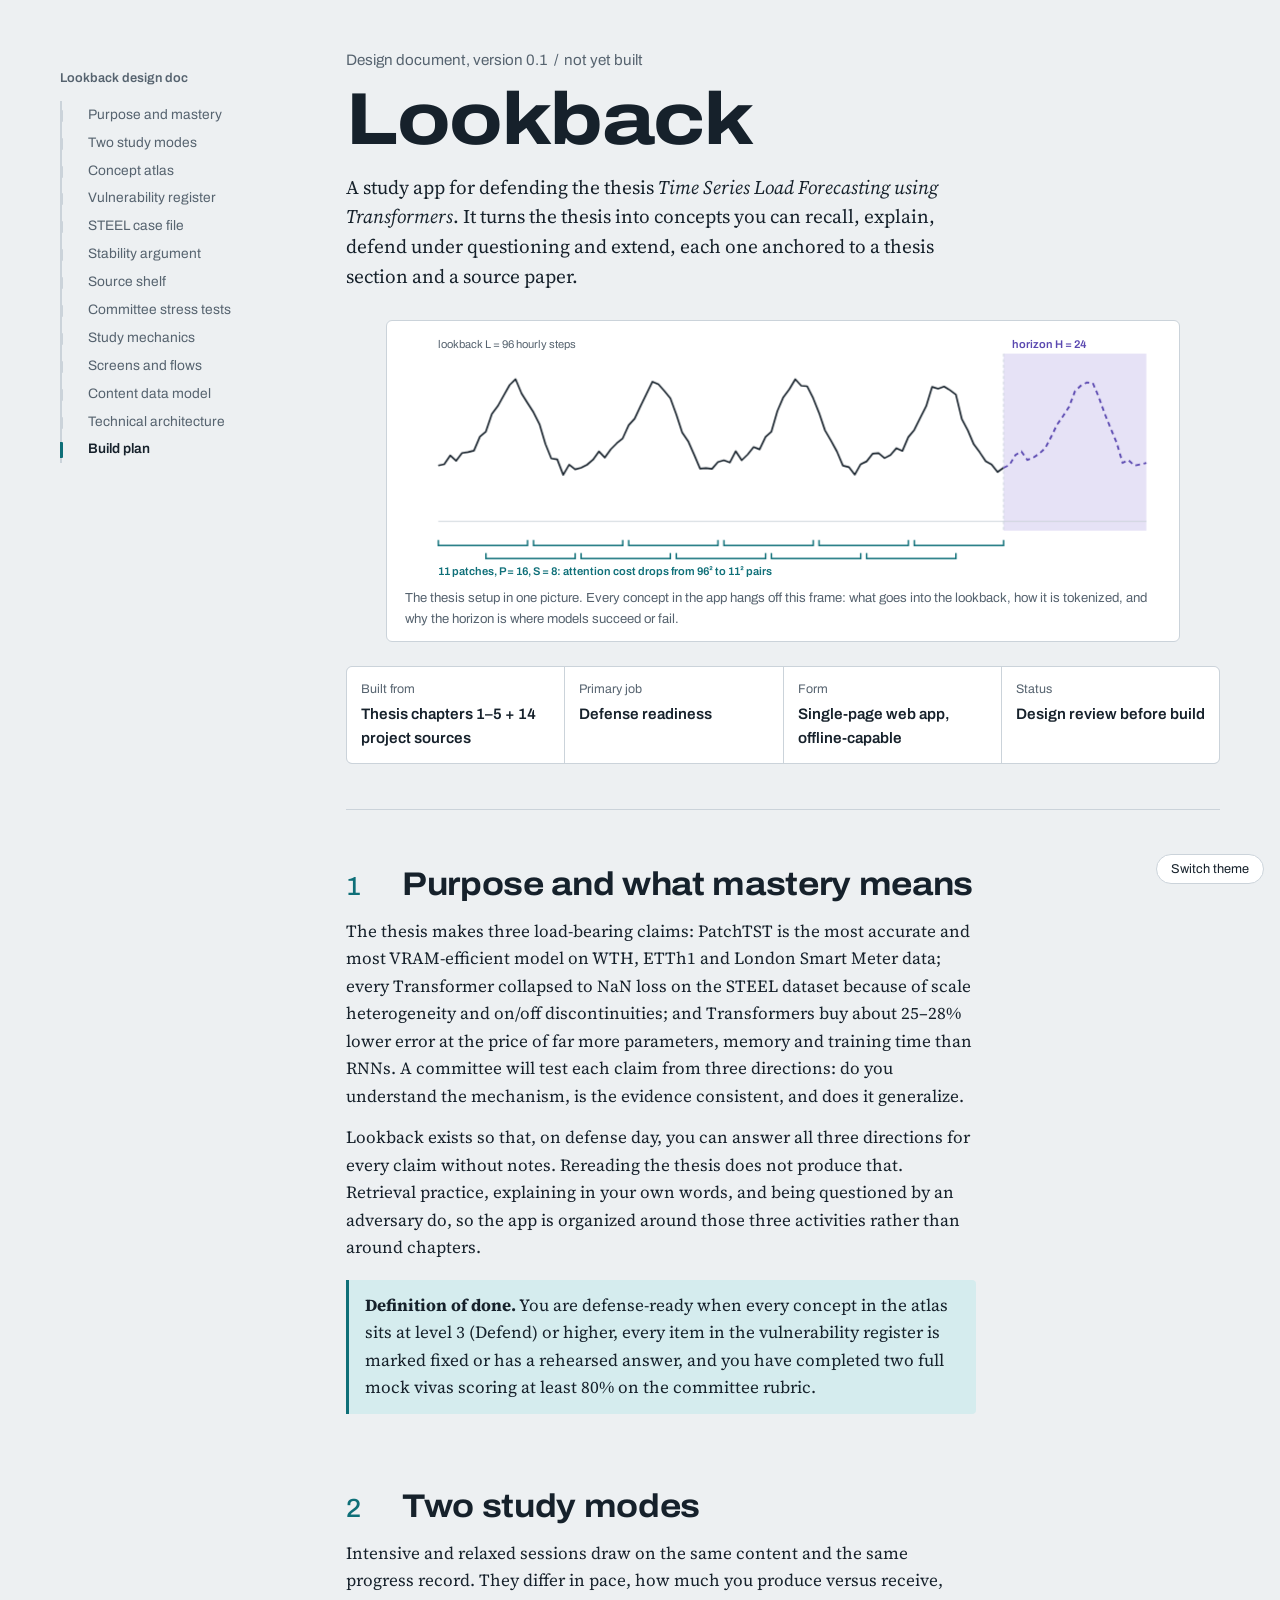
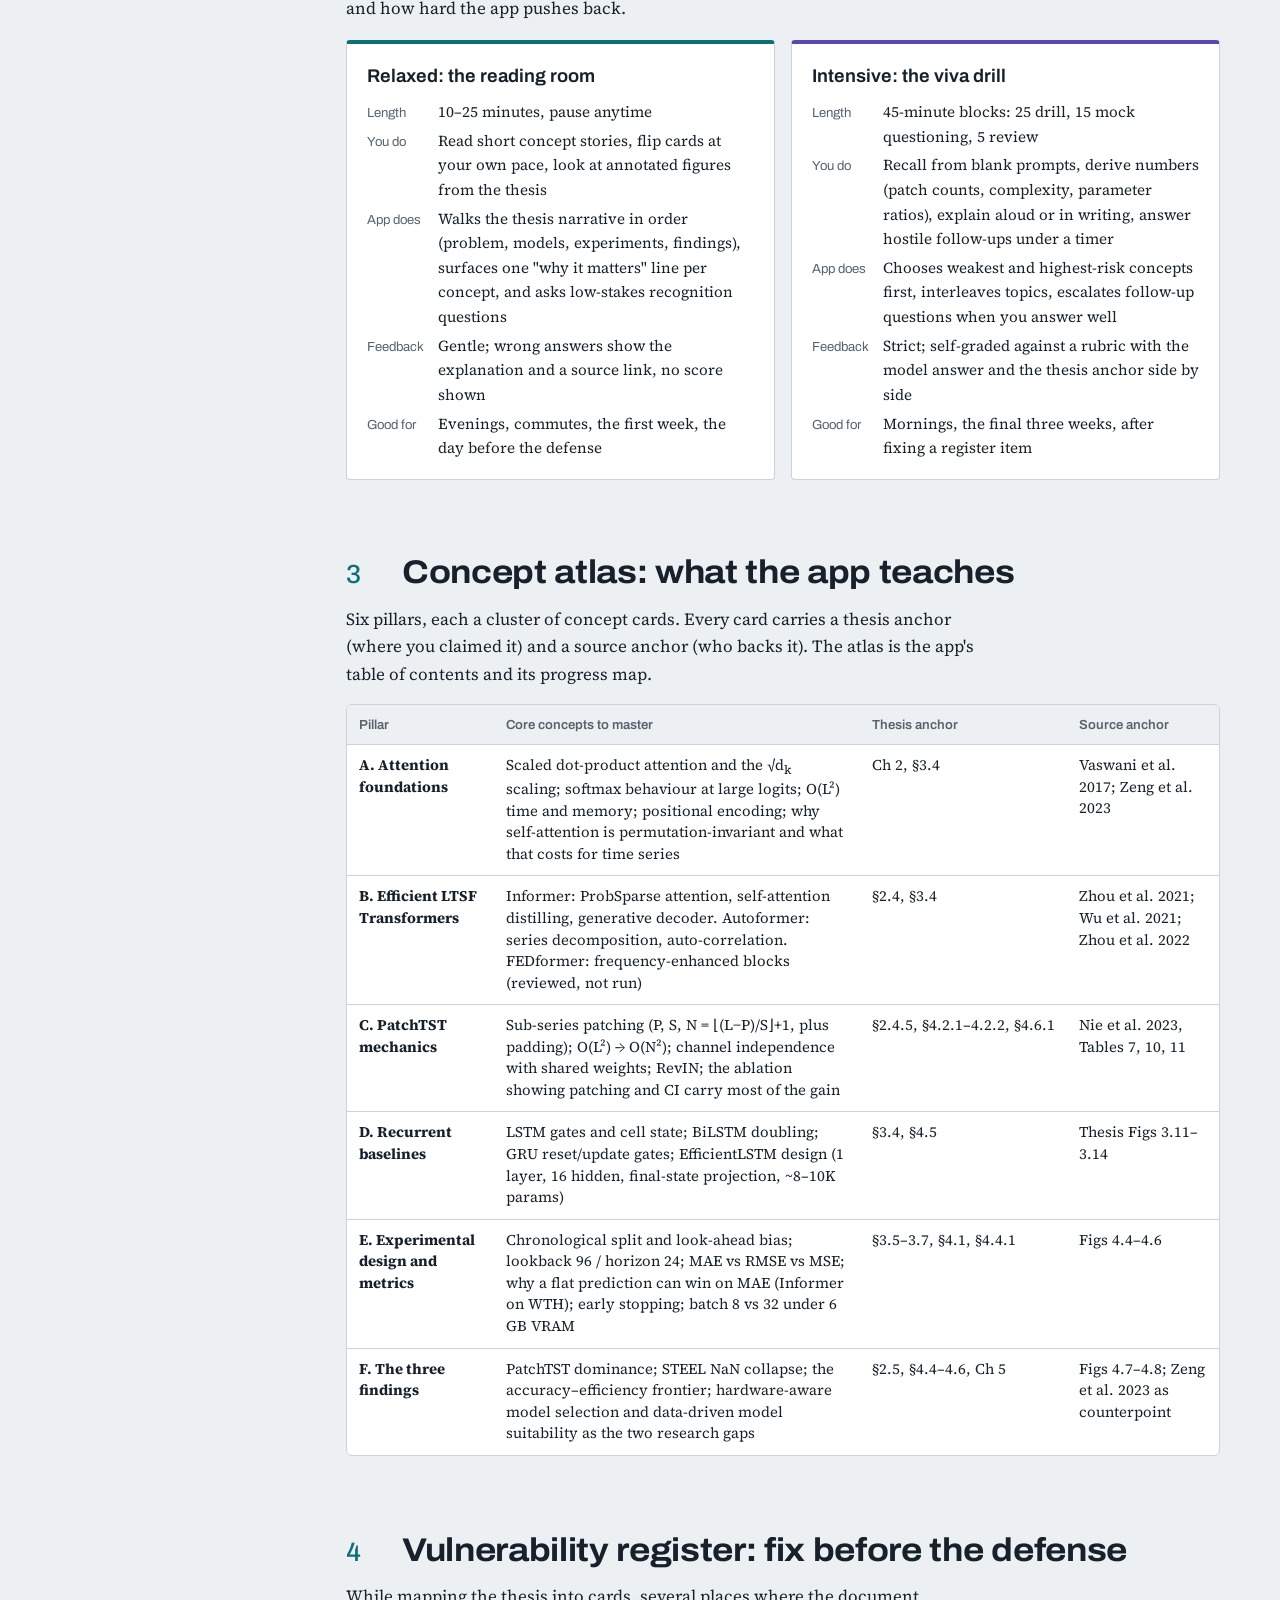
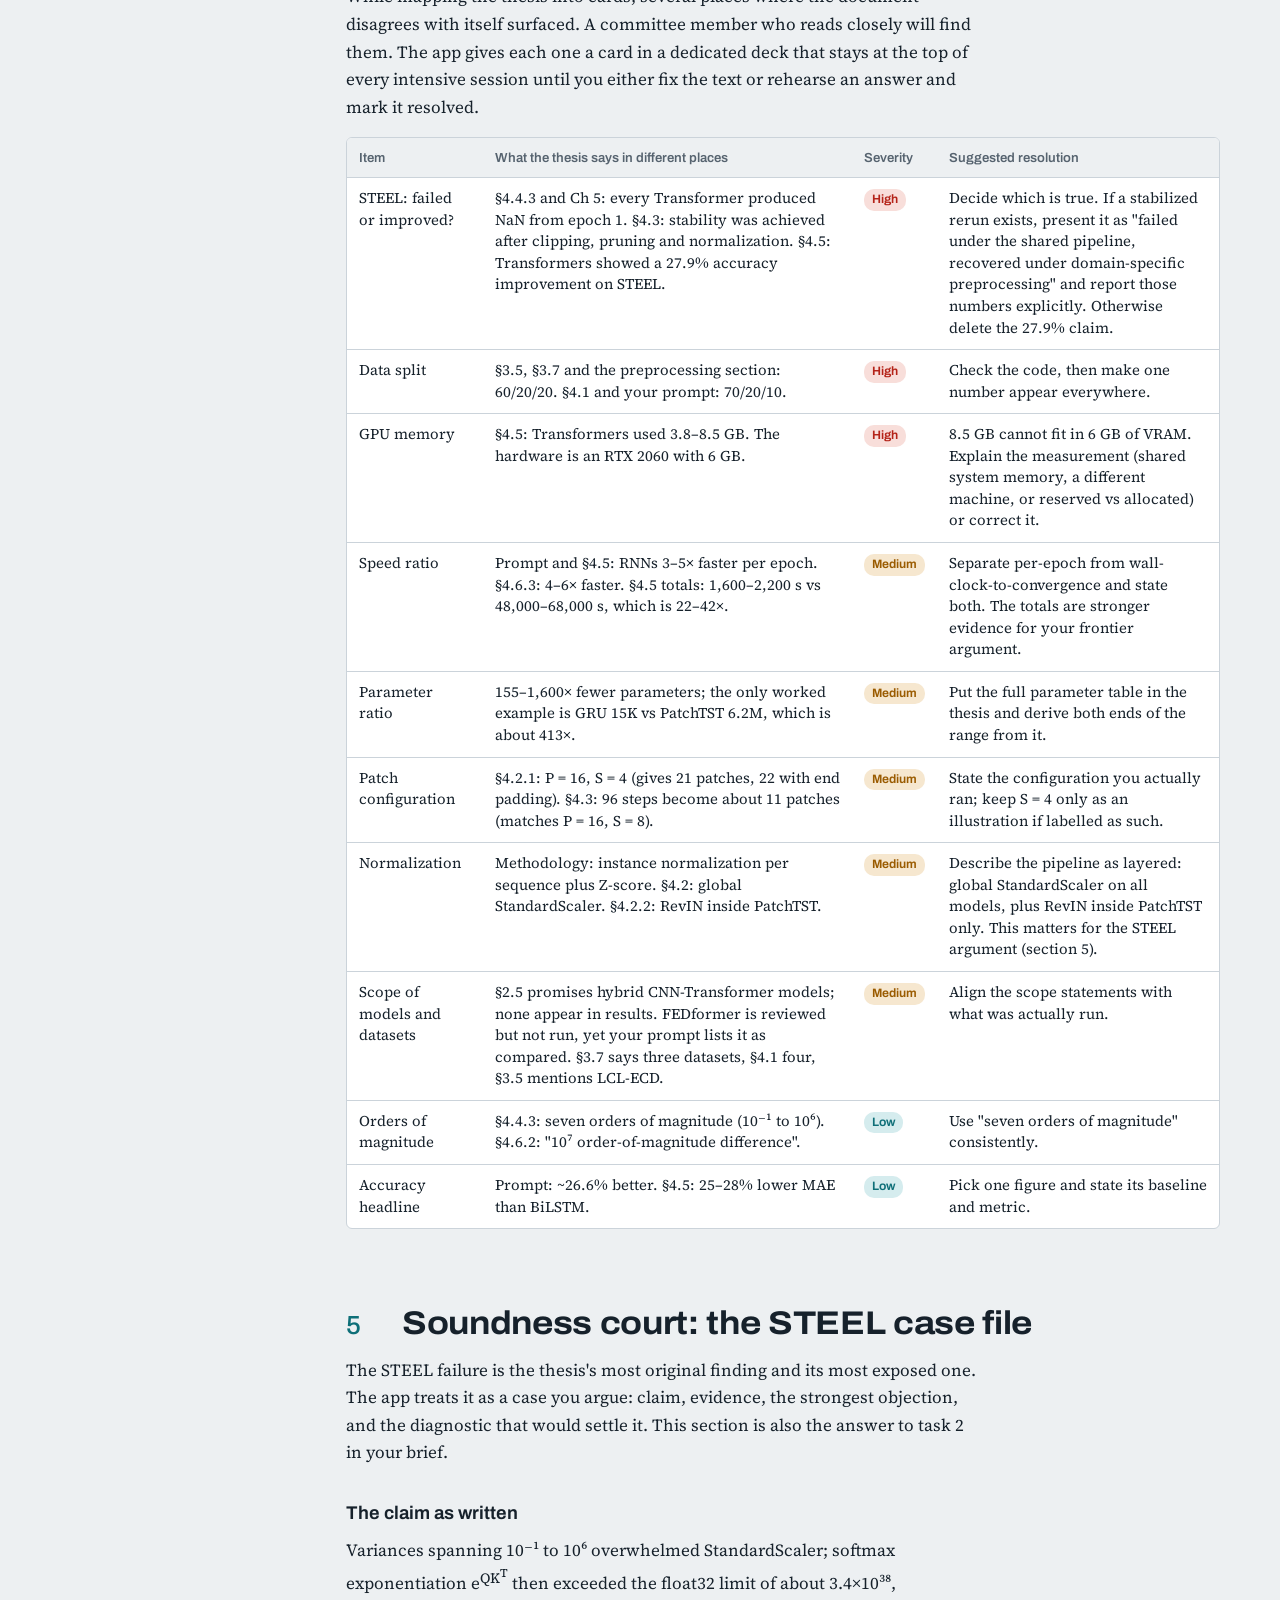
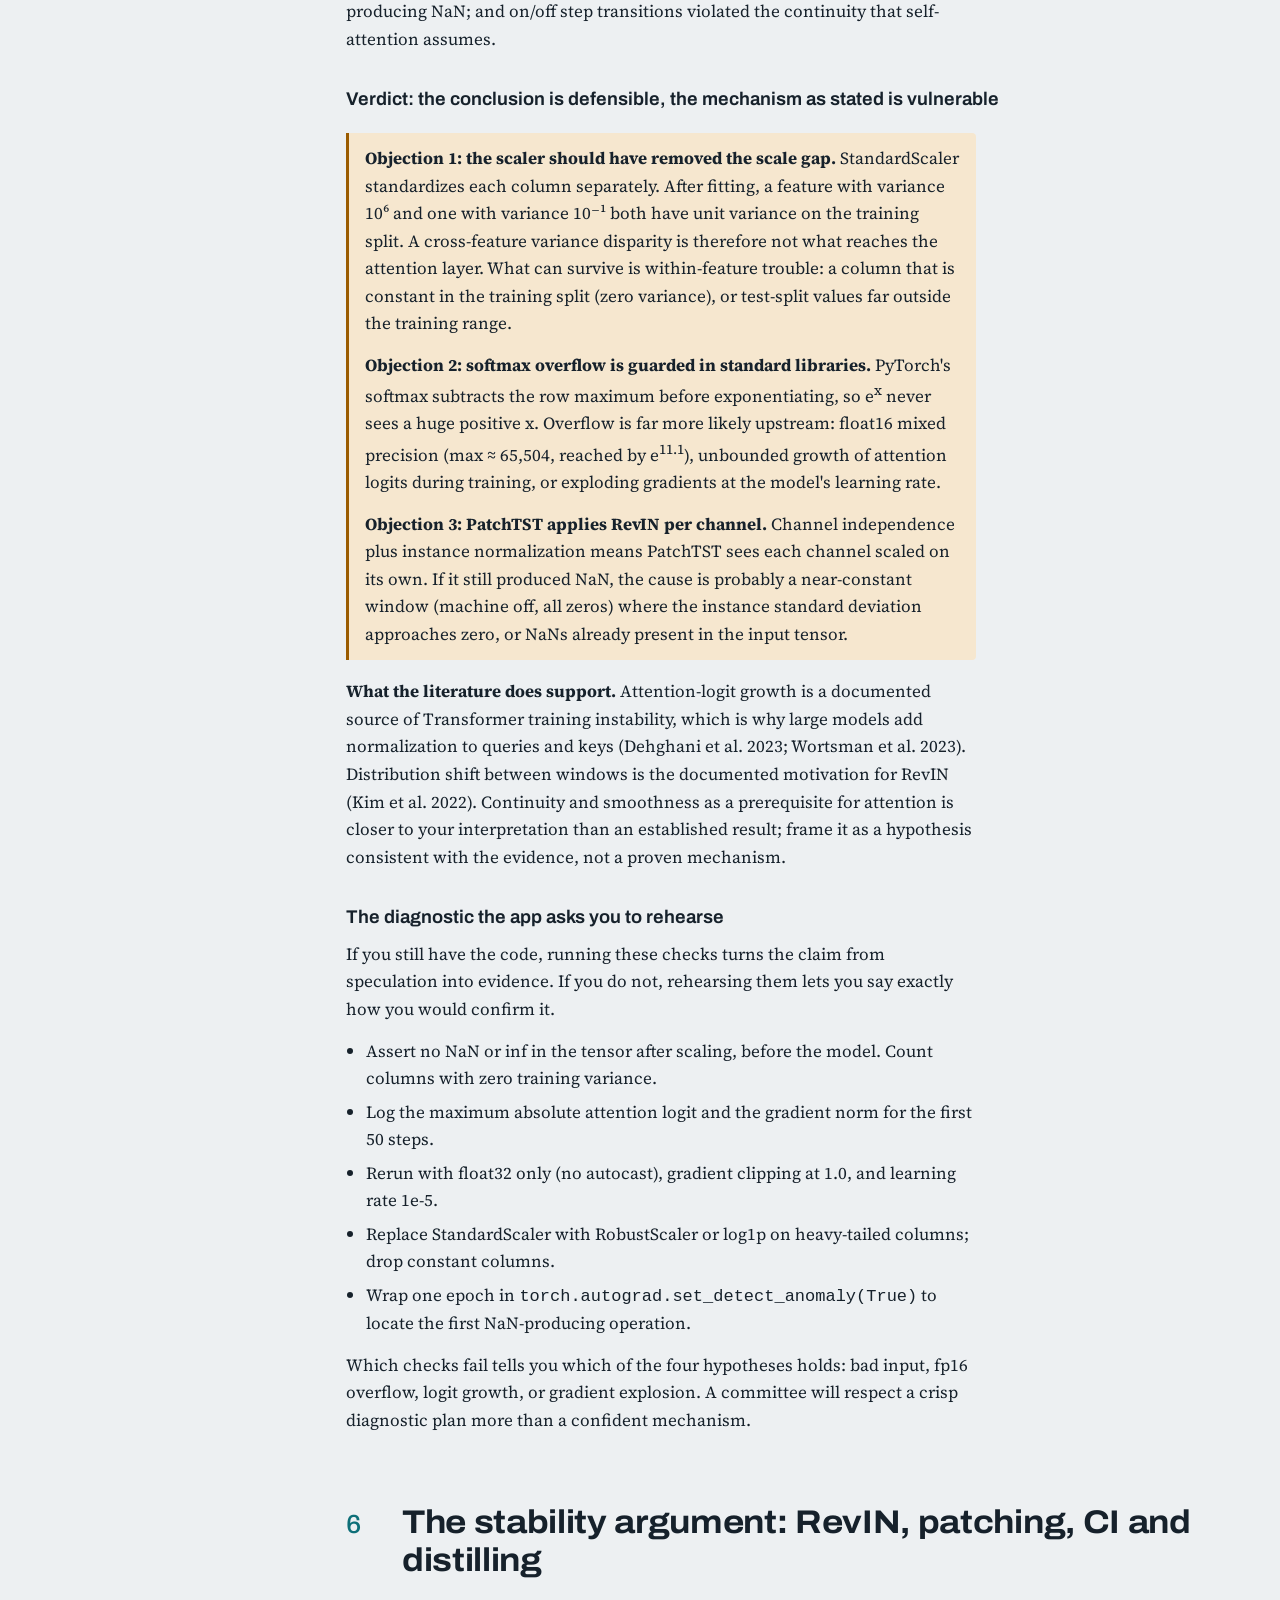
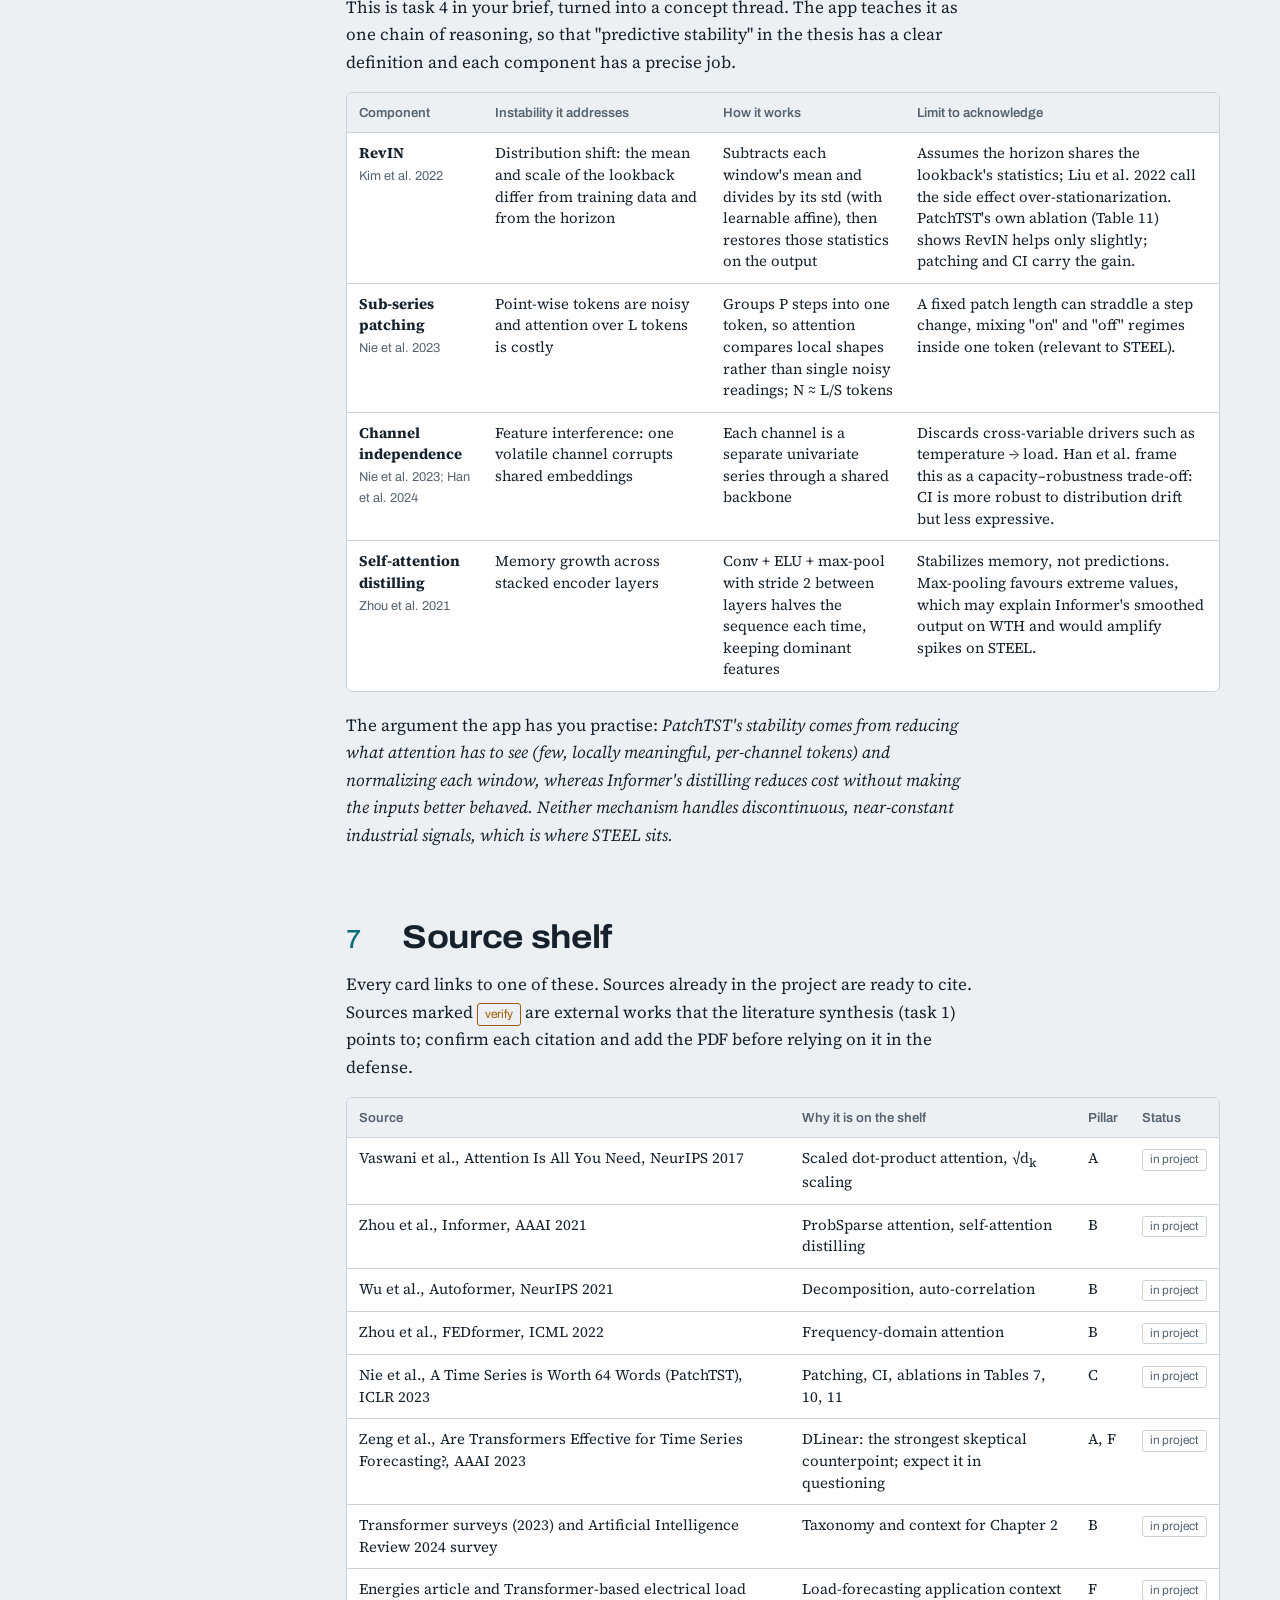
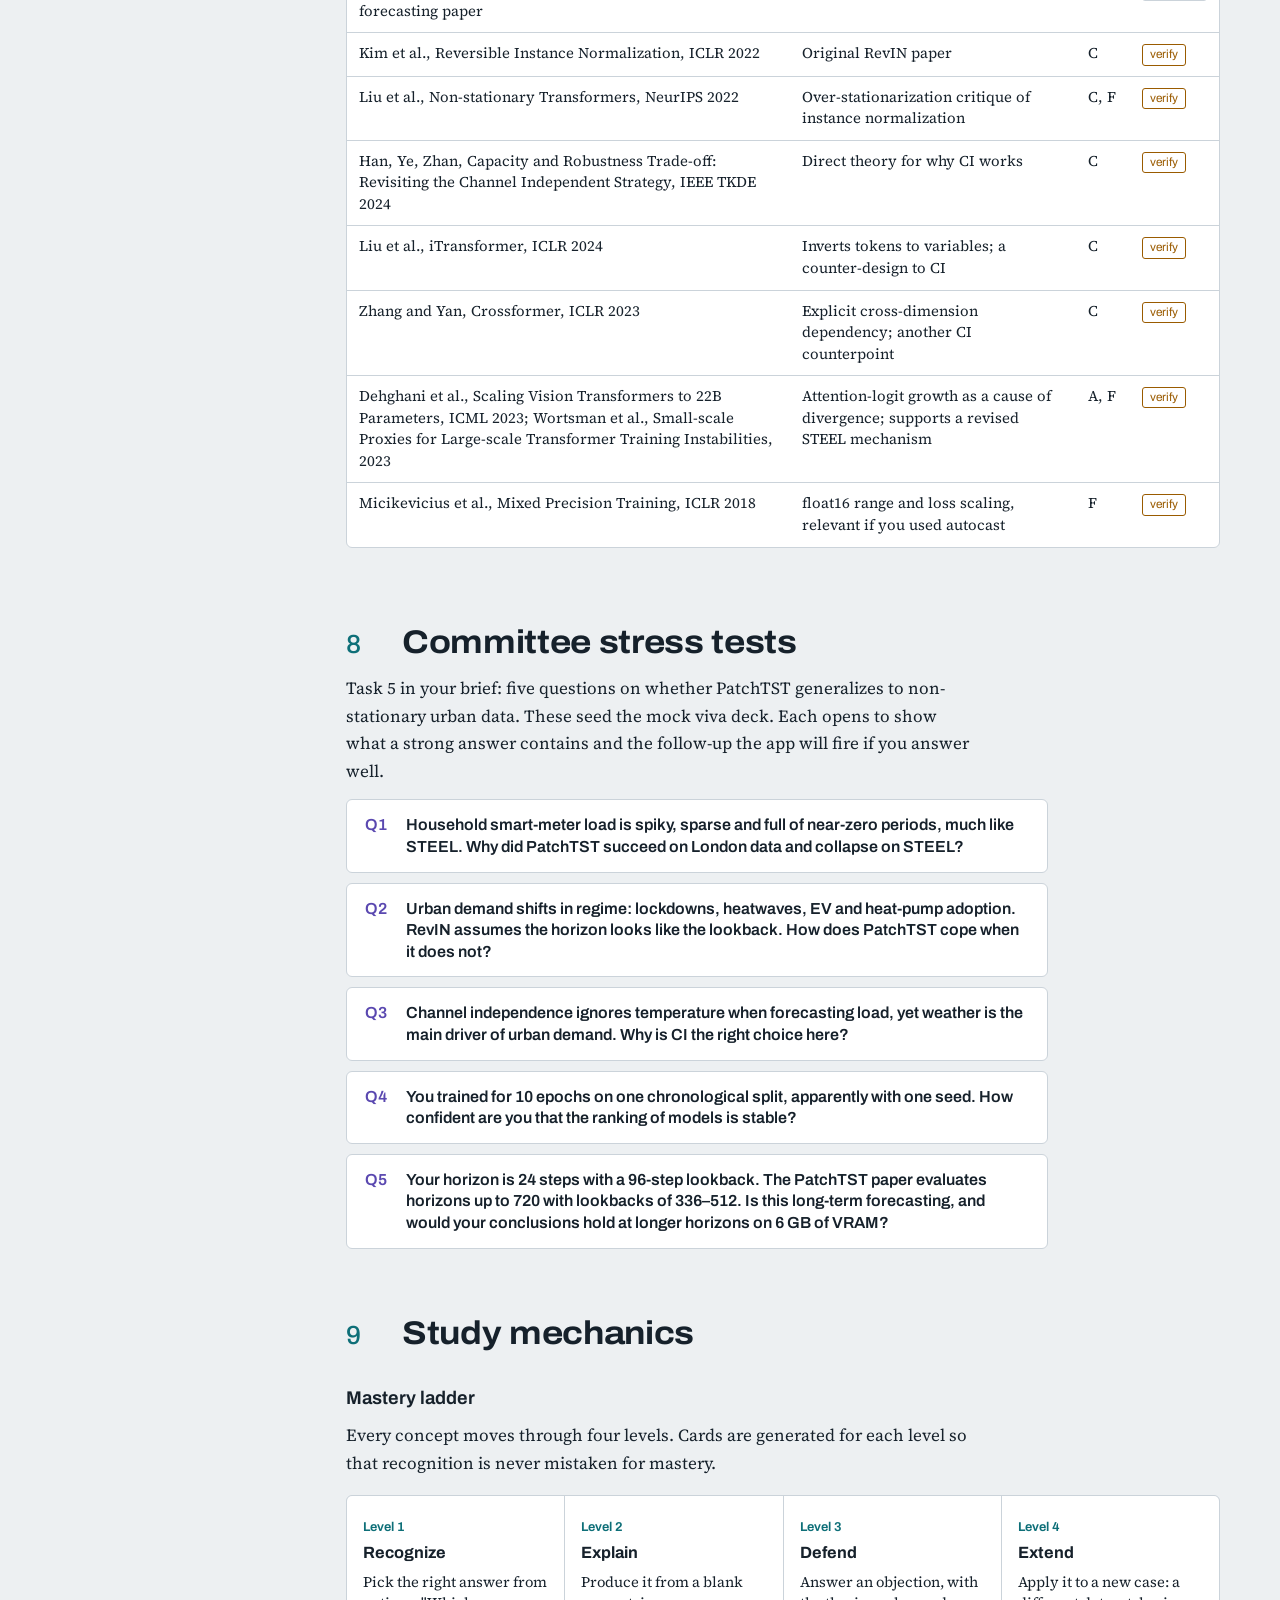
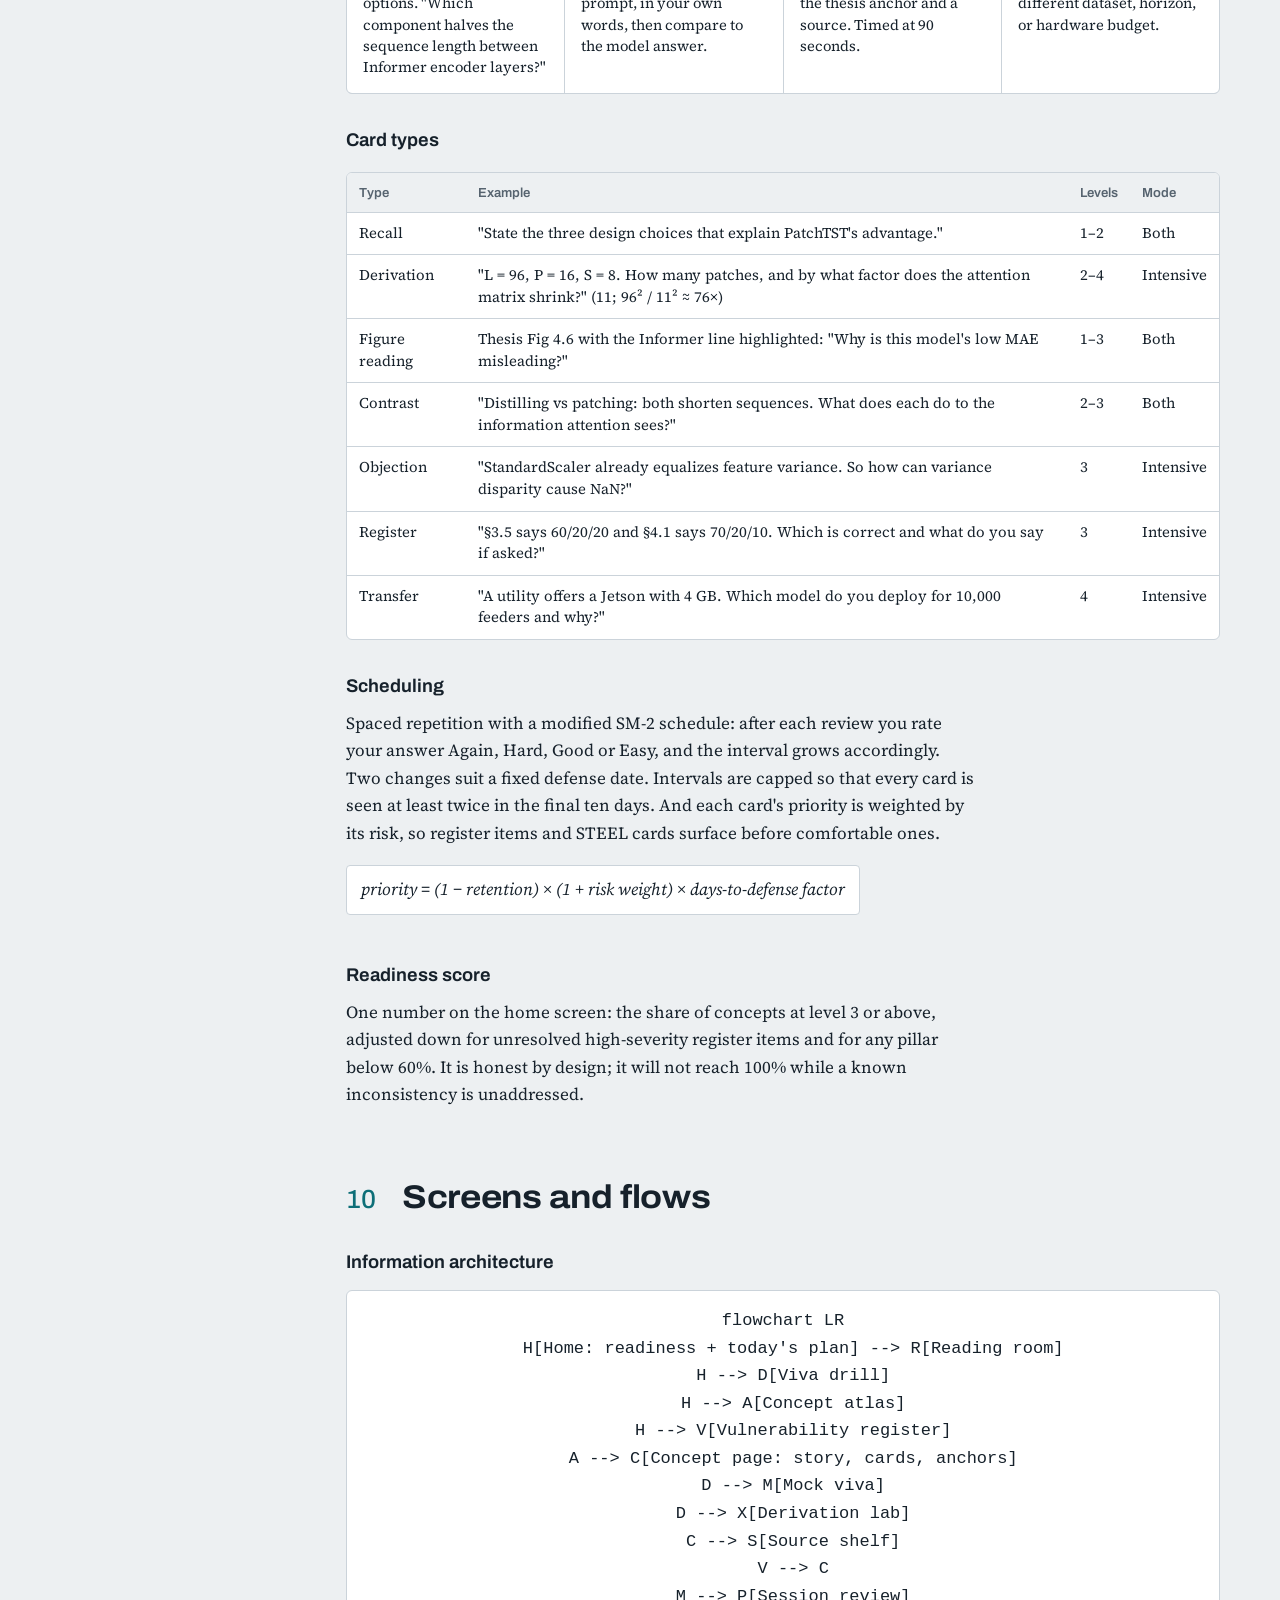
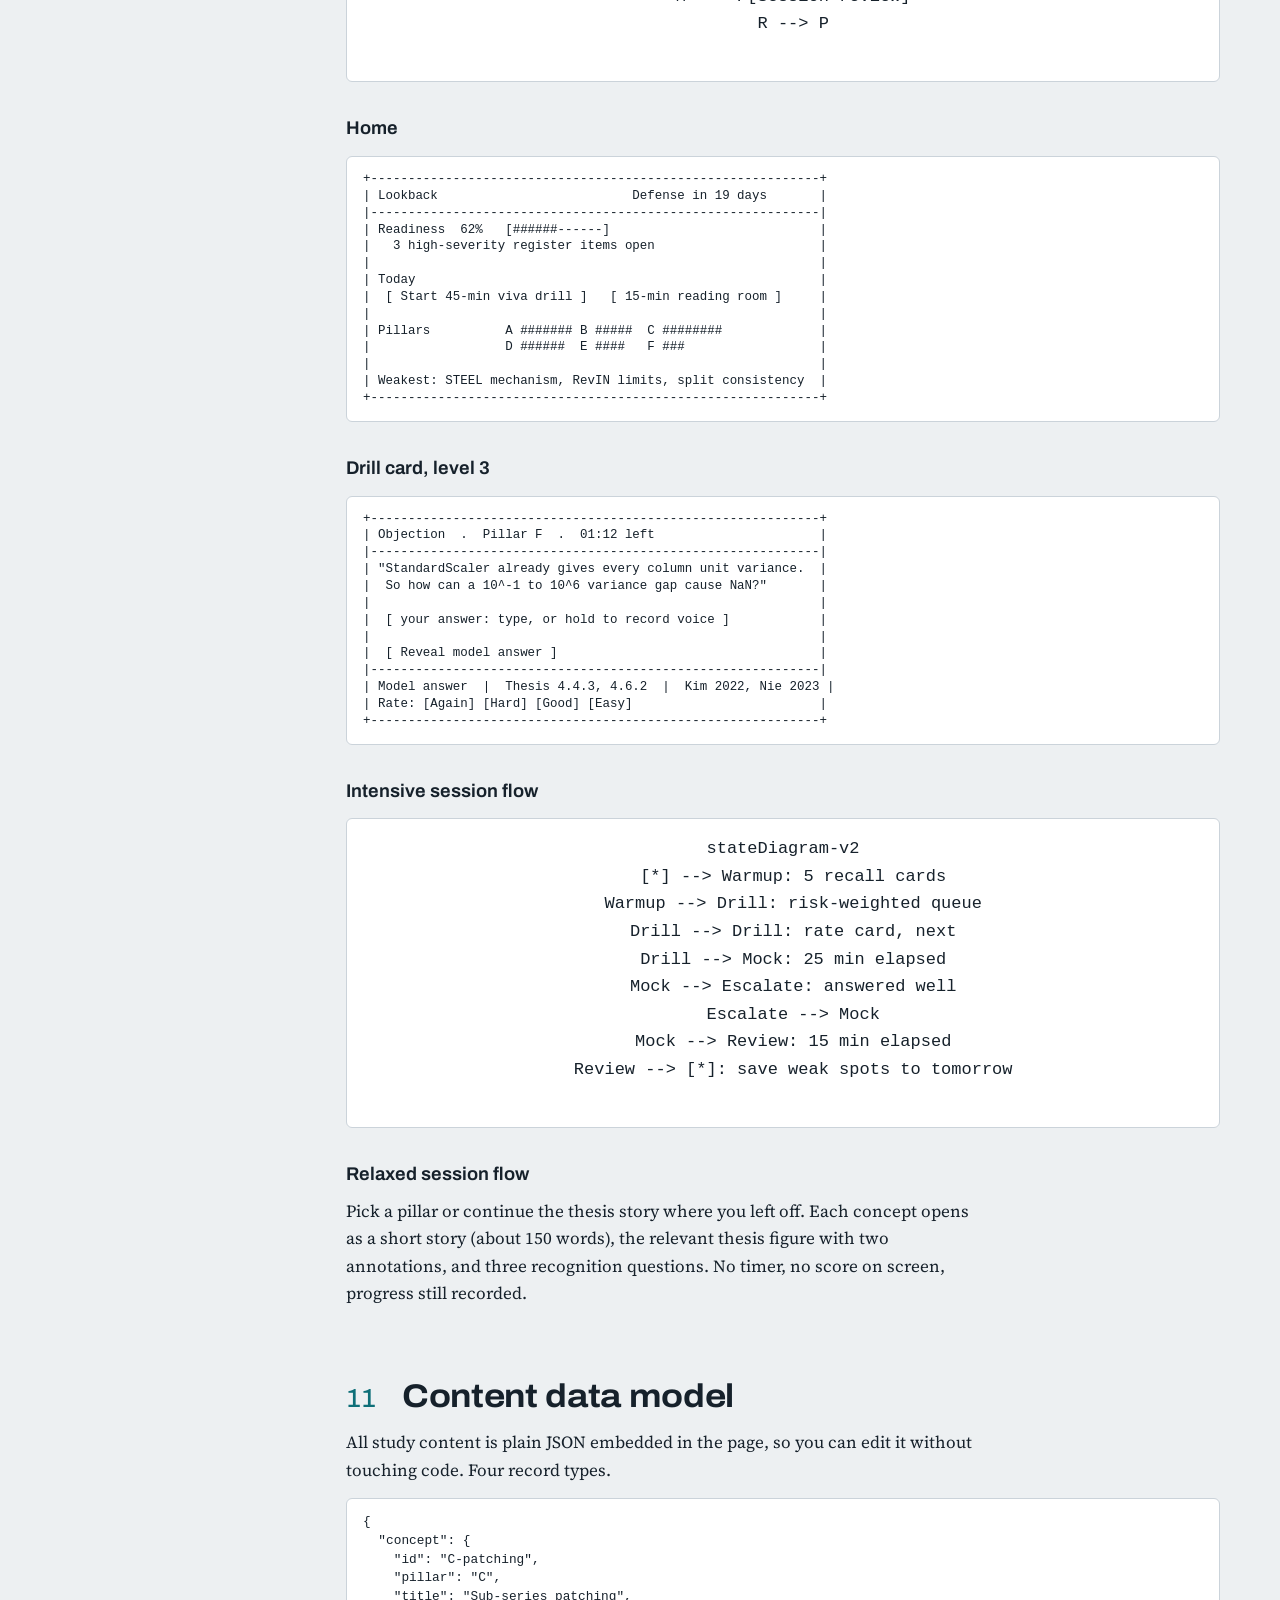
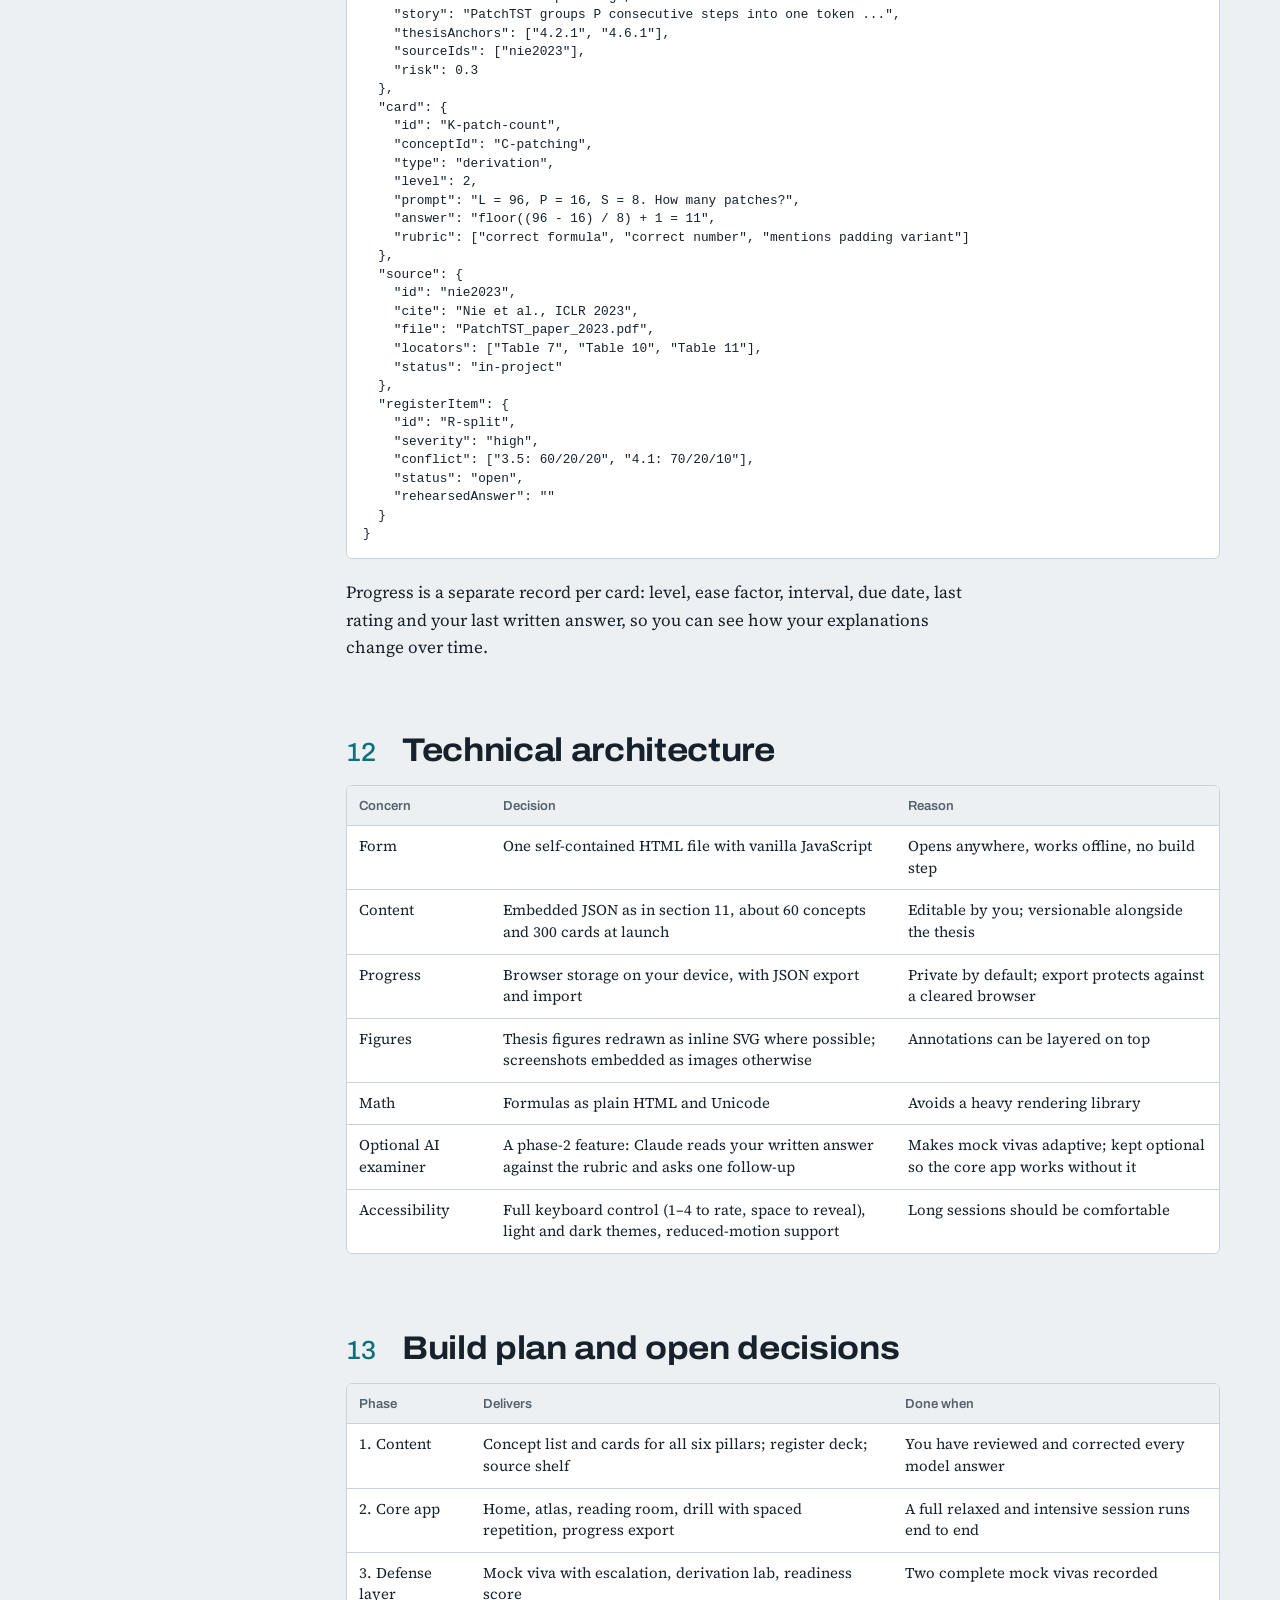
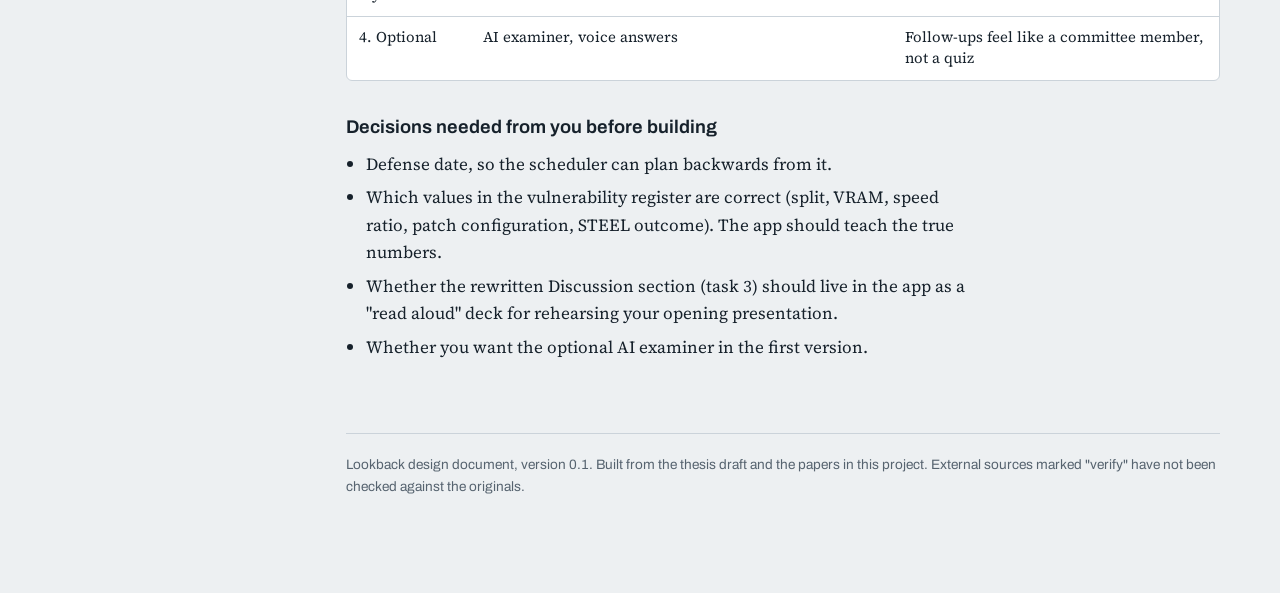
<file: docs/lookback-design.html>
<!DOCTYPE html>
<html lang="en">
<head>
<meta charset="utf-8">
<meta name="viewport" content="width=device-width, initial-scale=1, viewport-fit=cover">
<title>Lookback: design document for a thesis-defense study app</title>
<link rel="preconnect" href="https://fonts.googleapis.com">
<link rel="preconnect" href="https://fonts.gstatic.com" crossorigin>
<link href="https://fonts.googleapis.com/css2?family=Archivo:wdth,wght@100..125,400..800&family=Source+Serif+4:ital,opsz,wght@0,8..60,400;0,8..60,600;1,8..60,400&display=swap" rel="stylesheet">
<style>
:root{
  --bg:#EDF0F2; --surface:#FFFFFF; --ink:#16212B; --muted:#56636F; --line:#CBD3DA;
  --signal:#0E6F78; --signal-soft:#D5ECEE; --horizon:#5A48B0; --horizon-soft:#E6E2F6;
  --risk:#9A5B00; --risk-soft:#F6E7CF; --fail:#B42318; --fail-soft:#F8DEDA; --ok:#2E7D32; --ok-soft:#DDEEDC;
  --display:"Archivo","Helvetica Neue",Arial,sans-serif;
  --body:"Source Serif 4",Georgia,"Times New Roman",serif;
  box-sizing:border-box;
  padding-top:env(safe-area-inset-top,0px);
  padding-bottom:env(safe-area-inset-bottom,0px);
}
@media (prefers-color-scheme:dark){
  :root:not([data-theme="light"]){
    --bg:#10161C; --surface:#17202A; --ink:#E3E8EC; --muted:#9AA7B2; --line:#2B3744;
    --signal:#5CC0C8; --signal-soft:#16343A; --horizon:#A597F2; --horizon-soft:#2A2548;
    --risk:#E3A64A; --risk-soft:#3A2C14; --fail:#F2796A; --fail-soft:#3E1D1A; --ok:#7CC47F; --ok-soft:#1C3320;
  }
}
:root[data-theme="dark"]{
  --bg:#10161C; --surface:#17202A; --ink:#E3E8EC; --muted:#9AA7B2; --line:#2B3744;
  --signal:#5CC0C8; --signal-soft:#16343A; --horizon:#A597F2; --horizon-soft:#2A2548;
  --risk:#E3A64A; --risk-soft:#3A2C14; --fail:#F2796A; --fail-soft:#3E1D1A; --ok:#7CC47F; --ok-soft:#1C3320;
}
*,*::before,*::after{box-sizing:inherit}
html{scroll-padding-top:calc(env(safe-area-inset-top,0px) + 16px);scroll-behavior:smooth}
@media (prefers-reduced-motion:reduce){html{scroll-behavior:auto}}
body{margin:0;background:var(--bg);color:var(--ink);font-family:var(--body);font-size:1.0625rem;line-height:1.62;font-variant-numeric:tabular-nums}
img,svg{max-width:100%}
a{color:var(--signal);text-underline-offset:2px}
a:focus-visible,button:focus-visible,summary:focus-visible{outline:2px solid var(--horizon);outline-offset:3px;border-radius:2px}

.shell{display:grid;grid-template-columns:minmax(0,1fr);max-width:1240px;margin:0 auto;padding:0 20px}
@media (min-width:1000px){.shell{grid-template-columns:230px minmax(0,1fr);gap:56px;padding:0 40px}}

/* Section nav drawn as patches along a signal */
nav.toc{display:none}
@media (min-width:1000px){
  nav.toc{display:block;position:sticky;top:calc(env(safe-area-inset-top,0px) + 28px);align-self:start;padding-top:40px;max-height:100vh;overflow:auto}
}
nav.toc p{font-family:var(--display);font-weight:600;font-size:.8rem;color:var(--muted);margin:0 0 12px}
nav.toc ol{list-style:none;margin:0;padding:0 0 0 14px;border-left:2px solid var(--line);counter-reset:s}
nav.toc li{counter-increment:s;position:relative}
nav.toc a{display:block;padding:5px 0 5px 12px;font-family:var(--display);font-size:.86rem;line-height:1.3;color:var(--muted);text-decoration:none}
nav.toc a::before{content:"";position:absolute;left:-17px;top:9px;width:4px;height:12px;background:var(--line);border-radius:1px}
nav.toc a:hover{color:var(--ink)}
nav.toc a.on{color:var(--ink);font-weight:600}
nav.toc a.on::before{background:var(--signal);height:16px;top:7px}

main{min-width:0;padding-bottom:96px}
.measure{max-width:70ch}

/* Hero */
header.hero{padding:48px 0 28px;border-bottom:1px solid var(--line)}
.kicker{font-family:var(--display);font-size:.95rem;color:var(--muted);margin:0 0 10px}
h1{font-family:var(--display);font-stretch:118%;font-weight:750;font-size:clamp(2.6rem,7vw,4.6rem);line-height:.98;letter-spacing:-.02em;margin:0 0 18px}
.lede{font-size:1.2rem;line-height:1.55;max-width:60ch;margin:0 0 28px}
.hero-figure{background:var(--surface);border:1px solid var(--line);border-radius:6px;padding:14px 14px 6px;overflow-x:auto}
.hero-figure svg{display:block;min-width:620px;width:100%;height:auto}
.hero-figure figcaption{font-family:var(--display);font-size:.82rem;color:var(--muted);padding:8px 4px 6px}
.series{fill:none;stroke:var(--ink);stroke-width:1.8;stroke-linejoin:round}
.forecast{fill:none;stroke:var(--horizon);stroke-width:2;stroke-dasharray:5 4}
.hzone{fill:var(--horizon-soft)}
.patch{fill:none;stroke:var(--signal);stroke-width:1.6}
.axis{stroke:var(--line);stroke-width:1}
.lbl{font-family:var(--display);font-size:12px;fill:var(--muted)}
.lbl.s{fill:var(--signal);font-weight:600}
.lbl.h{fill:var(--horizon);font-weight:600}
@media (prefers-reduced-motion:no-preference){
  .series{stroke-dasharray:1400;stroke-dashoffset:1400;animation:draw 1.6s ease-out forwards}
  .patch{opacity:0;animation:fade .3s ease-out forwards;animation-delay:calc(1.1s + var(--d) * 70ms)}
  .forecast,.hzone{opacity:0;animation:fade .5s ease-out 2s forwards}
}
@keyframes draw{to{stroke-dashoffset:0}}
@keyframes fade{to{opacity:1}}

.meta{display:grid;grid-template-columns:repeat(auto-fit,minmax(170px,1fr));gap:1px;background:var(--line);border:1px solid var(--line);border-radius:6px;overflow:hidden;margin-top:24px}
.meta div{background:var(--surface);padding:12px 14px}
.meta dt{font-family:var(--display);font-size:.78rem;color:var(--muted)}
.meta dd{margin:2px 0 0;font-family:var(--display);font-weight:600;font-size:.95rem}

/* Sections */
section{padding-top:56px}
h2{font-family:var(--display);font-stretch:110%;font-weight:700;font-size:clamp(1.55rem,3.2vw,2.05rem);line-height:1.15;letter-spacing:-.01em;margin:0 0 14px;display:flex;gap:14px;align-items:baseline}
h2 .n{font-weight:500;color:var(--signal);font-stretch:100%;font-size:.8em;min-width:1.6em}
h3{font-family:var(--display);font-weight:650;font-size:1.15rem;margin:32px 0 8px}
p{margin:0 0 14px}
ul.plain{padding-left:1.2em;margin:0 0 14px}
ul.plain li{margin-bottom:6px}
.note{border-left:3px solid var(--signal);background:var(--signal-soft);padding:12px 16px;border-radius:0 4px 4px 0;margin:18px 0;max-width:70ch}
.note.warn{border-color:var(--risk);background:var(--risk-soft)}
.note.fail{border-color:var(--fail);background:var(--fail-soft)}
.note p:last-child{margin:0}

/* Tables */
.tw{overflow-x:auto;margin:16px 0 20px;border:1px solid var(--line);border-radius:6px;background:var(--surface)}
table{border-collapse:collapse;width:100%;font-size:.93rem;line-height:1.45}
th,td{text-align:left;vertical-align:top;padding:10px 12px;border-bottom:1px solid var(--line)}
th{font-family:var(--display);font-weight:600;font-size:.82rem;color:var(--muted);background:var(--bg);white-space:nowrap}
tr:last-child td{border-bottom:0}
td.tight{white-space:nowrap}
.sev{display:inline-block;font-family:var(--display);font-size:.76rem;font-weight:650;padding:2px 8px;border-radius:10px;white-space:nowrap}
.sev.hi{background:var(--fail-soft);color:var(--fail)}
.sev.md{background:var(--risk-soft);color:var(--risk)}
.sev.lo{background:var(--signal-soft);color:var(--signal)}
.src{font-family:var(--display);font-size:.8rem;color:var(--muted)}
.tag{display:inline-block;font-family:var(--display);font-size:.74rem;padding:1px 7px;border:1px solid var(--line);border-radius:3px;color:var(--muted);white-space:nowrap}
.tag.ext{border-color:var(--risk);color:var(--risk)}

/* Modes */
.modes{display:grid;grid-template-columns:minmax(0,1fr);gap:16px;margin:18px 0}
@media (min-width:760px){.modes{grid-template-columns:1fr 1fr}}
.mode{background:var(--surface);border:1px solid var(--line);border-top:4px solid var(--signal);border-radius:4px;padding:18px 20px}
.mode.intense{border-top-color:var(--horizon)}
.mode h3{margin-top:0}
.mode dl{margin:0;display:grid;grid-template-columns:auto 1fr;gap:4px 14px;font-size:.95rem}
.mode dt{font-family:var(--display);font-size:.82rem;color:var(--muted);padding-top:2px}
.mode dd{margin:0}

/* Ladder (a real sequence) */
.ladder{display:grid;grid-template-columns:minmax(0,1fr);gap:0;margin:18px 0;border:1px solid var(--line);border-radius:6px;overflow:hidden;background:var(--line)}
@media (min-width:760px){.ladder{grid-template-columns:repeat(4,1fr);gap:1px}}
.rung{background:var(--surface);padding:16px 16px 14px;border-bottom:1px solid var(--line)}
@media (min-width:760px){.rung{border-bottom:0}}
.rung b{display:block;font-family:var(--display);font-size:1.02rem;margin-bottom:4px}
.rung .lvl{font-family:var(--display);font-size:.8rem;color:var(--signal);font-weight:650}
.rung p{font-size:.92rem;margin:6px 0 0;line-height:1.45}

/* Wireframes */
pre.wire{font-family:ui-monospace,"SFMono-Regular",Menlo,Consolas,monospace;font-size:.78rem;line-height:1.35;background:var(--surface);border:1px solid var(--line);border-radius:6px;padding:14px 16px;overflow-x:auto;color:var(--ink);margin:12px 0 20px}
pre.code{font-family:ui-monospace,"SFMono-Regular",Menlo,Consolas,monospace;font-size:.8rem;line-height:1.45;background:var(--surface);border:1px solid var(--line);border-radius:6px;padding:14px 16px;overflow-x:auto;margin:12px 0 20px}
pre.mermaid{background:var(--surface);border:1px solid var(--line);border-radius:6px;padding:16px;overflow-x:auto;margin:12px 0 20px;text-align:center}

/* Stress tests */
details{background:var(--surface);border:1px solid var(--line);border-radius:6px;margin:10px 0;max-width:78ch}
summary{cursor:pointer;padding:14px 18px;font-family:var(--display);font-weight:600;font-size:1rem;line-height:1.35;list-style:none;display:flex;gap:12px}
summary::-webkit-details-marker{display:none}
summary .q{color:var(--horizon);min-width:1.8em}
details[open] summary{border-bottom:1px solid var(--line)}
details .body{padding:14px 18px 6px}
details .body h4{font-family:var(--display);font-size:.85rem;color:var(--muted);font-weight:600;margin:10px 0 4px}

.formula{font-family:var(--body);font-style:italic;background:var(--surface);border:1px solid var(--line);border-radius:4px;padding:10px 14px;display:inline-block;margin:4px 0 14px}

footer{margin-top:72px;padding-top:20px;border-top:1px solid var(--line);font-family:var(--display);font-size:.85rem;color:var(--muted)}
.themebtn{position:fixed;right:16px;bottom:calc(16px + env(safe-area-inset-bottom,0px));font-family:var(--display);font-size:.8rem;background:var(--surface);color:var(--ink);border:1px solid var(--line);border-radius:18px;padding:7px 14px;cursor:pointer}
</style>
</head>
<body>
<div class="shell">
<nav class="toc" aria-label="Sections">
  <p>Lookback design doc</p>
  <ol>
    <li><a href="#purpose">Purpose and mastery</a></li>
    <li><a href="#modes">Two study modes</a></li>
    <li><a href="#atlas">Concept atlas</a></li>
    <li><a href="#register">Vulnerability register</a></li>
    <li><a href="#steel">STEEL case file</a></li>
    <li><a href="#stability">Stability argument</a></li>
    <li><a href="#shelf">Source shelf</a></li>
    <li><a href="#stress">Committee stress tests</a></li>
    <li><a href="#mechanics">Study mechanics</a></li>
    <li><a href="#screens">Screens and flows</a></li>
    <li><a href="#data">Content data model</a></li>
    <li><a href="#tech">Technical architecture</a></li>
    <li><a href="#plan">Build plan</a></li>
  </ol>
</nav>

<main>
<header class="hero">
  <p class="kicker">Design document, version 0.1 &nbsp;/&nbsp; not yet built</p>
  <h1>Lookback</h1>
  <p class="lede">A study app for defending the thesis <em>Time Series Load Forecasting using Transformers</em>. It turns the thesis into concepts you can recall, explain, defend under questioning and extend, each one anchored to a thesis section and a source paper.</p>

  <figure class="hero-figure" role="img" aria-label="A load curve over a 96-step lookback window, split into 11 overlapping patches of 16 steps with stride 8, followed by a shaded 24-step forecast horizon.">
    <svg viewBox="0 0 820 262" xmlns="http://www.w3.org/2000/svg">
      <rect class="hzone" x="646.7" y="20" width="153.3" height="190"/>
      <line class="axis" x1="40" y1="200" x2="800" y2="200"/>
      <line class="axis" x1="646.7" y1="20" x2="646.7" y2="210" stroke-dasharray="3 3"/>
      <path class="series" d="M40.0,140.0 L46.4,138.7 L52.8,129.2 L59.2,135.0 L65.5,126.6 L71.9,125.6 L78.3,124.0 L84.7,109.0 L91.1,103.6 L97.5,84.7 L103.9,76.2 L110.3,64.8 L116.6,53.6 L123.0,47.4 L129.4,62.7 L135.8,72.9 L142.2,82.9 L148.6,95.6 L155.0,116.9 L161.3,132.5 L167.7,133.4 L174.1,150.1 L180.5,139.1 L186.9,144.2 L193.3,142.4 L199.7,139.2 L206.1,133.8 L212.4,124.9 L218.8,131.5 L225.2,122.6 L231.6,116.1 L238.0,110.8 L244.4,96.7 L250.8,89.7 L257.1,76.3 L263.5,63.2 L269.9,50.1 L276.3,52.8 L282.7,60.1 L289.1,67.9 L295.5,85.2 L301.8,104.5 L308.2,113.9 L314.6,128.4 L321.0,143.3 L327.4,142.9 L333.8,143.6 L340.2,136.2 L346.6,134.4 L352.9,136.9 L359.3,124.7 L365.7,134.4 L372.1,128.2 L378.5,120.2 L384.9,122.7 L391.3,109.2 L397.6,103.6 L404.0,81.5 L410.4,66.7 L416.8,58.2 L423.2,47.4 L429.6,54.4 L436.0,55.0 L442.4,67.8 L448.7,83.5 L455.1,102.3 L461.5,113.3 L467.9,125.0 L474.3,140.2 L480.7,141.7 L487.1,149.9 L493.4,138.6 L499.8,135.6 L506.2,127.3 L512.6,126.8 L519.0,132.1 L525.4,128.7 L531.8,121.4 L538.2,124.4 L544.5,109.6 L550.9,101.9 L557.3,89.0 L563.7,76.3 L570.1,55.6 L576.5,57.6 L582.9,55.3 L589.2,59.1 L595.6,64.0 L602.0,90.3 L608.4,102.4 L614.8,117.3 L621.2,125.9 L627.6,135.5 L633.9,138.9 L640.3,147.0 L646.7,142.5"/>
      <path class="forecast" d="M646.7,142.5 L653.1,139.5 L659.5,128.7 L665.9,125.0 L672.3,134.0 L678.7,131.5 L685.0,127.4 L691.4,121.6 L697.8,109.3 L704.2,96.1 L710.6,87.0 L717.0,77.1 L723.4,60.3 L729.7,54.3 L736.1,51.0 L742.5,51.4 L748.9,66.5 L755.3,84.4 L761.7,100.1 L768.1,115.5 L774.5,137.2 L780.8,134.4 L787.2,140.1 L793.6,138.9 L800.0,137.3"/>
      <path class="patch" style="--d:0" d="M40.0,220 V226 H135.8 V220"/><path class="patch" style="--d:1" d="M91.1,234 V240 H186.9 V234"/><path class="patch" style="--d:2" d="M142.2,220 V226 H238.0 V220"/><path class="patch" style="--d:3" d="M193.3,234 V240 H289.1 V234"/><path class="patch" style="--d:4" d="M244.4,220 V226 H340.2 V220"/><path class="patch" style="--d:5" d="M295.5,234 V240 H391.3 V234"/><path class="patch" style="--d:6" d="M346.6,220 V226 H442.4 V220"/><path class="patch" style="--d:7" d="M397.6,234 V240 H493.4 V234"/><path class="patch" style="--d:8" d="M448.7,220 V226 H544.5 V220"/><path class="patch" style="--d:9" d="M499.8,234 V240 H595.6 V234"/><path class="patch" style="--d:10" d="M550.9,220 V226 H646.7 V220"/>
      <text class="lbl" x="40" y="14">lookback L = 96 hourly steps</text>
      <text class="lbl h" x="656" y="14">horizon H = 24</text>
      <text class="lbl s" x="40" y="258">11 patches, P = 16, S = 8: attention cost drops from 96² to 11² pairs</text>
    </svg>
    <figcaption>The thesis setup in one picture. Every concept in the app hangs off this frame: what goes into the lookback, how it is tokenized, and why the horizon is where models succeed or fail.</figcaption>
  </figure>

  <dl class="meta">
    <div><dt>Built from</dt><dd>Thesis chapters 1–5 + 14 project sources</dd></div>
    <div><dt>Primary job</dt><dd>Defense readiness</dd></div>
    <div><dt>Form</dt><dd>Single-page web app, offline-capable</dd></div>
    <div><dt>Status</dt><dd>Design review before build</dd></div>
  </dl>
</header>

<section id="purpose" class="measure">
  <h2><span class="n">1</span>Purpose and what mastery means</h2>
  <p>The thesis makes three load-bearing claims: PatchTST is the most accurate and most VRAM-efficient model on WTH, ETTh1 and London Smart Meter data; every Transformer collapsed to NaN loss on the STEEL dataset because of scale heterogeneity and on/off discontinuities; and Transformers buy about 25–28% lower error at the price of far more parameters, memory and training time than RNNs. A committee will test each claim from three directions: do you understand the mechanism, is the evidence consistent, and does it generalize.</p>
  <p>Lookback exists so that, on defense day, you can answer all three directions for every claim without notes. Rereading the thesis does not produce that. Retrieval practice, explaining in your own words, and being questioned by an adversary do, so the app is organized around those three activities rather than around chapters.</p>
  <div class="note">
    <p><strong>Definition of done.</strong> You are defense-ready when every concept in the atlas sits at level 3 (Defend) or higher, every item in the vulnerability register is marked fixed or has a rehearsed answer, and you have completed two full mock vivas scoring at least 80% on the committee rubric.</p>
  </div>
</section>

<section id="modes">
  <h2><span class="n">2</span>Two study modes</h2>
  <p class="measure">Intensive and relaxed sessions draw on the same content and the same progress record. They differ in pace, how much you produce versus receive, and how hard the app pushes back.</p>
  <div class="modes">
    <div class="mode">
      <h3>Relaxed: the reading room</h3>
      <dl>
        <dt>Length</dt><dd>10–25 minutes, pause anytime</dd>
        <dt>You do</dt><dd>Read short concept stories, flip cards at your own pace, look at annotated figures from the thesis</dd>
        <dt>App does</dt><dd>Walks the thesis narrative in order (problem, models, experiments, findings), surfaces one "why it matters" line per concept, and asks low-stakes recognition questions</dd>
        <dt>Feedback</dt><dd>Gentle; wrong answers show the explanation and a source link, no score shown</dd>
        <dt>Good for</dt><dd>Evenings, commutes, the first week, the day before the defense</dd>
      </dl>
    </div>
    <div class="mode intense">
      <h3>Intensive: the viva drill</h3>
      <dl>
        <dt>Length</dt><dd>45-minute blocks: 25 drill, 15 mock questioning, 5 review</dd>
        <dt>You do</dt><dd>Recall from blank prompts, derive numbers (patch counts, complexity, parameter ratios), explain aloud or in writing, answer hostile follow-ups under a timer</dd>
        <dt>App does</dt><dd>Chooses weakest and highest-risk concepts first, interleaves topics, escalates follow-up questions when you answer well</dd>
        <dt>Feedback</dt><dd>Strict; self-graded against a rubric with the model answer and the thesis anchor side by side</dd>
        <dt>Good for</dt><dd>Mornings, the final three weeks, after fixing a register item</dd>
      </dl>
    </div>
  </div>
</section>

<section id="atlas">
  <h2><span class="n">3</span>Concept atlas: what the app teaches</h2>
  <p class="measure">Six pillars, each a cluster of concept cards. Every card carries a thesis anchor (where you claimed it) and a source anchor (who backs it). The atlas is the app's table of contents and its progress map.</p>
  <div class="tw"><table>
    <thead><tr><th>Pillar</th><th>Core concepts to master</th><th>Thesis anchor</th><th>Source anchor</th></tr></thead>
    <tbody>
      <tr><td><strong>A. Attention foundations</strong></td><td>Scaled dot-product attention and the √d<sub>k</sub> scaling; softmax behaviour at large logits; O(L²) time and memory; positional encoding; why self-attention is permutation-invariant and what that costs for time series</td><td class="tight">Ch 2, §3.4</td><td>Vaswani et al. 2017; Zeng et al. 2023</td></tr>
      <tr><td><strong>B. Efficient LTSF Transformers</strong></td><td>Informer: ProbSparse attention, self-attention distilling, generative decoder. Autoformer: series decomposition, auto-correlation. FEDformer: frequency-enhanced blocks (reviewed, not run)</td><td class="tight">§2.4, §3.4</td><td>Zhou et al. 2021; Wu et al. 2021; Zhou et al. 2022</td></tr>
      <tr><td><strong>C. PatchTST mechanics</strong></td><td>Sub-series patching (P, S, N = ⌊(L−P)/S⌋+1, plus padding); O(L²) → O(N²); channel independence with shared weights; RevIN; the ablation showing patching and CI carry most of the gain</td><td class="tight">§2.4.5, §4.2.1–4.2.2, §4.6.1</td><td>Nie et al. 2023, Tables 7, 10, 11</td></tr>
      <tr><td><strong>D. Recurrent baselines</strong></td><td>LSTM gates and cell state; BiLSTM doubling; GRU reset/update gates; EfficientLSTM design (1 layer, 16 hidden, final-state projection, ~8–10K params)</td><td class="tight">§3.4, §4.5</td><td>Thesis Figs 3.11–3.14</td></tr>
      <tr><td><strong>E. Experimental design and metrics</strong></td><td>Chronological split and look-ahead bias; lookback 96 / horizon 24; MAE vs RMSE vs MSE; why a flat prediction can win on MAE (Informer on WTH); early stopping; batch 8 vs 32 under 6 GB VRAM</td><td class="tight">§3.5–3.7, §4.1, §4.4.1</td><td>Figs 4.4–4.6</td></tr>
      <tr><td><strong>F. The three findings</strong></td><td>PatchTST dominance; STEEL NaN collapse; the accuracy–efficiency frontier; hardware-aware model selection and data-driven model suitability as the two research gaps</td><td class="tight">§2.5, §4.4–4.6, Ch 5</td><td>Figs 4.7–4.8; Zeng et al. 2023 as counterpoint</td></tr>
    </tbody>
  </table></div>
</section>

<section id="register">
  <h2><span class="n">4</span>Vulnerability register: fix before the defense</h2>
  <p class="measure">While mapping the thesis into cards, several places where the document disagrees with itself surfaced. A committee member who reads closely will find them. The app gives each one a card in a dedicated deck that stays at the top of every intensive session until you either fix the text or rehearse an answer and mark it resolved.</p>
  <div class="tw"><table>
    <thead><tr><th>Item</th><th>What the thesis says in different places</th><th>Severity</th><th>Suggested resolution</th></tr></thead>
    <tbody>
      <tr><td>STEEL: failed or improved?</td><td>§4.4.3 and Ch 5: every Transformer produced NaN from epoch 1. §4.3: stability was achieved after clipping, pruning and normalization. §4.5: Transformers showed a 27.9% accuracy improvement on STEEL.</td><td><span class="sev hi">High</span></td><td>Decide which is true. If a stabilized rerun exists, present it as "failed under the shared pipeline, recovered under domain-specific preprocessing" and report those numbers explicitly. Otherwise delete the 27.9% claim.</td></tr>
      <tr><td>Data split</td><td>§3.5, §3.7 and the preprocessing section: 60/20/20. §4.1 and your prompt: 70/20/10.</td><td><span class="sev hi">High</span></td><td>Check the code, then make one number appear everywhere.</td></tr>
      <tr><td>GPU memory</td><td>§4.5: Transformers used 3.8–8.5 GB. The hardware is an RTX 2060 with 6 GB.</td><td><span class="sev hi">High</span></td><td>8.5 GB cannot fit in 6 GB of VRAM. Explain the measurement (shared system memory, a different machine, or reserved vs allocated) or correct it.</td></tr>
      <tr><td>Speed ratio</td><td>Prompt and §4.5: RNNs 3–5× faster per epoch. §4.6.3: 4–6× faster. §4.5 totals: 1,600–2,200 s vs 48,000–68,000 s, which is 22–42×.</td><td><span class="sev md">Medium</span></td><td>Separate per-epoch from wall-clock-to-convergence and state both. The totals are stronger evidence for your frontier argument.</td></tr>
      <tr><td>Parameter ratio</td><td>155–1,600× fewer parameters; the only worked example is GRU 15K vs PatchTST 6.2M, which is about 413×.</td><td><span class="sev md">Medium</span></td><td>Put the full parameter table in the thesis and derive both ends of the range from it.</td></tr>
      <tr><td>Patch configuration</td><td>§4.2.1: P = 16, S = 4 (gives 21 patches, 22 with end padding). §4.3: 96 steps become about 11 patches (matches P = 16, S = 8).</td><td><span class="sev md">Medium</span></td><td>State the configuration you actually ran; keep S = 4 only as an illustration if labelled as such.</td></tr>
      <tr><td>Normalization</td><td>Methodology: instance normalization per sequence plus Z-score. §4.2: global StandardScaler. §4.2.2: RevIN inside PatchTST.</td><td><span class="sev md">Medium</span></td><td>Describe the pipeline as layered: global StandardScaler on all models, plus RevIN inside PatchTST only. This matters for the STEEL argument (section 5).</td></tr>
      <tr><td>Scope of models and datasets</td><td>§2.5 promises hybrid CNN-Transformer models; none appear in results. FEDformer is reviewed but not run, yet your prompt lists it as compared. §3.7 says three datasets, §4.1 four, §3.5 mentions LCL-ECD.</td><td><span class="sev md">Medium</span></td><td>Align the scope statements with what was actually run.</td></tr>
      <tr><td>Orders of magnitude</td><td>§4.4.3: seven orders of magnitude (10⁻¹ to 10⁶). §4.6.2: "10⁷ order-of-magnitude difference".</td><td><span class="sev lo">Low</span></td><td>Use "seven orders of magnitude" consistently.</td></tr>
      <tr><td>Accuracy headline</td><td>Prompt: ~26.6% better. §4.5: 25–28% lower MAE than BiLSTM.</td><td><span class="sev lo">Low</span></td><td>Pick one figure and state its baseline and metric.</td></tr>
    </tbody>
  </table></div>
</section>

<section id="steel">
  <h2><span class="n">5</span>Soundness court: the STEEL case file</h2>
  <p class="measure">The STEEL failure is the thesis's most original finding and its most exposed one. The app treats it as a case you argue: claim, evidence, the strongest objection, and the diagnostic that would settle it. This section is also the answer to task 2 in your brief.</p>

  <h3>The claim as written</h3>
  <p class="measure">Variances spanning 10⁻¹ to 10⁶ overwhelmed StandardScaler; softmax exponentiation e<sup>QK<sup>T</sup></sup> then exceeded the float32 limit of about 3.4×10³⁸, producing NaN; and on/off step transitions violated the continuity that self-attention assumes.</p>

  <h3>Verdict: the conclusion is defensible, the mechanism as stated is vulnerable</h3>
  <div class="note warn">
    <p><strong>Objection 1: the scaler should have removed the scale gap.</strong> StandardScaler standardizes each column separately. After fitting, a feature with variance 10⁶ and one with variance 10⁻¹ both have unit variance on the training split. A cross-feature variance disparity is therefore not what reaches the attention layer. What can survive is within-feature trouble: a column that is constant in the training split (zero variance), or test-split values far outside the training range.</p>
    <p><strong>Objection 2: softmax overflow is guarded in standard libraries.</strong> PyTorch's softmax subtracts the row maximum before exponentiating, so e<sup>x</sup> never sees a huge positive x. Overflow is far more likely upstream: float16 mixed precision (max ≈ 65,504, reached by e<sup>11.1</sup>), unbounded growth of attention logits during training, or exploding gradients at the model's learning rate.</p>
    <p><strong>Objection 3: PatchTST applies RevIN per channel.</strong> Channel independence plus instance normalization means PatchTST sees each channel scaled on its own. If it still produced NaN, the cause is probably a near-constant window (machine off, all zeros) where the instance standard deviation approaches zero, or NaNs already present in the input tensor.</p>
  </div>
  <p class="measure"><strong>What the literature does support.</strong> Attention-logit growth is a documented source of Transformer training instability, which is why large models add normalization to queries and keys (Dehghani et al. 2023; Wortsman et al. 2023). Distribution shift between windows is the documented motivation for RevIN (Kim et al. 2022). Continuity and smoothness as a prerequisite for attention is closer to your interpretation than an established result; frame it as a hypothesis consistent with the evidence, not a proven mechanism.</p>

  <h3>The diagnostic the app asks you to rehearse</h3>
  <p class="measure">If you still have the code, running these checks turns the claim from speculation into evidence. If you do not, rehearsing them lets you say exactly how you would confirm it.</p>
  <ul class="plain measure">
    <li>Assert no NaN or inf in the tensor after scaling, before the model. Count columns with zero training variance.</li>
    <li>Log the maximum absolute attention logit and the gradient norm for the first 50 steps.</li>
    <li>Rerun with float32 only (no autocast), gradient clipping at 1.0, and learning rate 1e-5.</li>
    <li>Replace StandardScaler with RobustScaler or log1p on heavy-tailed columns; drop constant columns.</li>
    <li>Wrap one epoch in <code>torch.autograd.set_detect_anomaly(True)</code> to locate the first NaN-producing operation.</li>
  </ul>
  <p class="measure">Which checks fail tells you which of the four hypotheses holds: bad input, fp16 overflow, logit growth, or gradient explosion. A committee will respect a crisp diagnostic plan more than a confident mechanism.</p>
</section>

<section id="stability">
  <h2><span class="n">6</span>The stability argument: RevIN, patching, CI and distilling</h2>
  <p class="measure">This is task 4 in your brief, turned into a concept thread. The app teaches it as one chain of reasoning, so that "predictive stability" in the thesis has a clear definition and each component has a precise job.</p>
  <div class="tw"><table>
    <thead><tr><th>Component</th><th>Instability it addresses</th><th>How it works</th><th>Limit to acknowledge</th></tr></thead>
    <tbody>
      <tr><td><strong>RevIN</strong><br><span class="src">Kim et al. 2022</span></td><td>Distribution shift: the mean and scale of the lookback differ from training data and from the horizon</td><td>Subtracts each window's mean and divides by its std (with learnable affine), then restores those statistics on the output</td><td>Assumes the horizon shares the lookback's statistics; Liu et al. 2022 call the side effect over-stationarization. PatchTST's own ablation (Table 11) shows RevIN helps only slightly; patching and CI carry the gain.</td></tr>
      <tr><td><strong>Sub-series patching</strong><br><span class="src">Nie et al. 2023</span></td><td>Point-wise tokens are noisy and attention over L tokens is costly</td><td>Groups P steps into one token, so attention compares local shapes rather than single noisy readings; N ≈ L/S tokens</td><td>A fixed patch length can straddle a step change, mixing "on" and "off" regimes inside one token (relevant to STEEL).</td></tr>
      <tr><td><strong>Channel independence</strong><br><span class="src">Nie et al. 2023; Han et al. 2024</span></td><td>Feature interference: one volatile channel corrupts shared embeddings</td><td>Each channel is a separate univariate series through a shared backbone</td><td>Discards cross-variable drivers such as temperature → load. Han et al. frame this as a capacity–robustness trade-off: CI is more robust to distribution drift but less expressive.</td></tr>
      <tr><td><strong>Self-attention distilling</strong><br><span class="src">Zhou et al. 2021</span></td><td>Memory growth across stacked encoder layers</td><td>Conv + ELU + max-pool with stride 2 between layers halves the sequence each time, keeping dominant features</td><td>Stabilizes memory, not predictions. Max-pooling favours extreme values, which may explain Informer's smoothed output on WTH and would amplify spikes on STEEL.</td></tr>
    </tbody>
  </table></div>
  <p class="measure">The argument the app has you practise: <em>PatchTST's stability comes from reducing what attention has to see (few, locally meaningful, per-channel tokens) and normalizing each window, whereas Informer's distilling reduces cost without making the inputs better behaved. Neither mechanism handles discontinuous, near-constant industrial signals, which is where STEEL sits.</em></p>
</section>

<section id="shelf">
  <h2><span class="n">7</span>Source shelf</h2>
  <p class="measure">Every card links to one of these. Sources already in the project are ready to cite. Sources marked <span class="tag ext">verify</span> are external works that the literature synthesis (task 1) points to; confirm each citation and add the PDF before relying on it in the defense.</p>
  <div class="tw"><table>
    <thead><tr><th>Source</th><th>Why it is on the shelf</th><th>Pillar</th><th>Status</th></tr></thead>
    <tbody>
      <tr><td>Vaswani et al., Attention Is All You Need, NeurIPS 2017</td><td>Scaled dot-product attention, √d<sub>k</sub> scaling</td><td>A</td><td><span class="tag">in project</span></td></tr>
      <tr><td>Zhou et al., Informer, AAAI 2021</td><td>ProbSparse attention, self-attention distilling</td><td>B</td><td><span class="tag">in project</span></td></tr>
      <tr><td>Wu et al., Autoformer, NeurIPS 2021</td><td>Decomposition, auto-correlation</td><td>B</td><td><span class="tag">in project</span></td></tr>
      <tr><td>Zhou et al., FEDformer, ICML 2022</td><td>Frequency-domain attention</td><td>B</td><td><span class="tag">in project</span></td></tr>
      <tr><td>Nie et al., A Time Series is Worth 64 Words (PatchTST), ICLR 2023</td><td>Patching, CI, ablations in Tables 7, 10, 11</td><td>C</td><td><span class="tag">in project</span></td></tr>
      <tr><td>Zeng et al., Are Transformers Effective for Time Series Forecasting?, AAAI 2023</td><td>DLinear: the strongest skeptical counterpoint; expect it in questioning</td><td>A, F</td><td><span class="tag">in project</span></td></tr>
      <tr><td>Transformer surveys (2023) and Artificial Intelligence Review 2024 survey</td><td>Taxonomy and context for Chapter 2</td><td>B</td><td><span class="tag">in project</span></td></tr>
      <tr><td>Energies article and Transformer-based electrical load forecasting paper</td><td>Load-forecasting application context</td><td>F</td><td><span class="tag">in project</span></td></tr>
      <tr><td>Kim et al., Reversible Instance Normalization, ICLR 2022</td><td>Original RevIN paper</td><td>C</td><td><span class="tag ext">verify</span></td></tr>
      <tr><td>Liu et al., Non-stationary Transformers, NeurIPS 2022</td><td>Over-stationarization critique of instance normalization</td><td>C, F</td><td><span class="tag ext">verify</span></td></tr>
      <tr><td>Han, Ye, Zhan, Capacity and Robustness Trade-off: Revisiting the Channel Independent Strategy, IEEE TKDE 2024</td><td>Direct theory for why CI works</td><td>C</td><td><span class="tag ext">verify</span></td></tr>
      <tr><td>Liu et al., iTransformer, ICLR 2024</td><td>Inverts tokens to variables; a counter-design to CI</td><td>C</td><td><span class="tag ext">verify</span></td></tr>
      <tr><td>Zhang and Yan, Crossformer, ICLR 2023</td><td>Explicit cross-dimension dependency; another CI counterpoint</td><td>C</td><td><span class="tag ext">verify</span></td></tr>
      <tr><td>Dehghani et al., Scaling Vision Transformers to 22B Parameters, ICML 2023; Wortsman et al., Small-scale Proxies for Large-scale Transformer Training Instabilities, 2023</td><td>Attention-logit growth as a cause of divergence; supports a revised STEEL mechanism</td><td>A, F</td><td><span class="tag ext">verify</span></td></tr>
      <tr><td>Micikevicius et al., Mixed Precision Training, ICLR 2018</td><td>float16 range and loss scaling, relevant if you used autocast</td><td>F</td><td><span class="tag ext">verify</span></td></tr>
    </tbody>
  </table></div>
</section>

<section id="stress">
  <h2><span class="n">8</span>Committee stress tests</h2>
  <p class="measure">Task 5 in your brief: five questions on whether PatchTST generalizes to non-stationary urban data. These seed the mock viva deck. Each opens to show what a strong answer contains and the follow-up the app will fire if you answer well.</p>

  <details>
    <summary><span class="q">Q1</span>Household smart-meter load is spiky, sparse and full of near-zero periods, much like STEEL. Why did PatchTST succeed on London data and collapse on STEEL?</summary>
    <div class="body">
      <h4>Strong answer contains</h4>
      <p>Whether the London series was aggregated (aggregation smooths spikes) or household-level; the difference in scale heterogeneity across features; the fact that household loads are rarely exactly constant, so the instance std stays away from zero; and an honest statement that the distinction is a hypothesis you can test with the diagnostics in section 5.</p>
      <h4>Follow-up</h4>
      <p>"If I gave you one household with a holiday home pattern, empty for two weeks, what happens to RevIN?"</p>
    </div>
  </details>

  <details>
    <summary><span class="q">Q2</span>Urban demand shifts in regime: lockdowns, heatwaves, EV and heat-pump adoption. RevIN assumes the horizon looks like the lookback. How does PatchTST cope when it does not?</summary>
    <div class="body">
      <h4>Strong answer contains</h4>
      <p>A precise statement of what RevIN corrects (level and scale shift between windows) and what it cannot (a change in shape or a structural break inside the horizon); the over-stationarization critique; and remedies such as rolling retraining, exogenous regime indicators, or evaluation on a deliberately shifted test period.</p>
      <h4>Follow-up</h4>
      <p>"Your chronological split puts all test data at the end. Was there any regime change in that period?"</p>
    </div>
  </details>

  <details>
    <summary><span class="q">Q3</span>Channel independence ignores temperature when forecasting load, yet weather is the main driver of urban demand. Why is CI the right choice here?</summary>
    <div class="body">
      <h4>Strong answer contains</h4>
      <p>The capacity–robustness trade-off (CI is more robust under drift and with heterogeneous channels, channel-mixing is more expressive); the empirical fact that CI won in your runs; the counter-designs iTransformer and Crossformer; and how you would test the question: add temperature as a covariate and compare.</p>
      <h4>Follow-up</h4>
      <p>"If CI discards cross-channel information, what exactly did Informer gain by mixing channels, and why did it underfit anyway?"</p>
    </div>
  </details>

  <details>
    <summary><span class="q">Q4</span>You trained for 10 epochs on one chronological split, apparently with one seed. How confident are you that the ranking of models is stable?</summary>
    <div class="body">
      <h4>Strong answer contains</h4>
      <p>Acknowledgement of the limitation; the size of the PatchTST margin relative to plausible seed variance (the PatchTST paper reports small seed variance on large datasets, Table 14); and the stronger protocol: rolling-origin evaluation, several seeds, and a Diebold–Mariano test for significance of forecast differences.</p>
      <h4>Follow-up</h4>
      <p>"Informer won on MAE at 5 epochs on WTH. Why should I believe the 10-epoch result is the stable one?"</p>
    </div>
  </details>

  <details>
    <summary><span class="q">Q5</span>Your horizon is 24 steps with a 96-step lookback. The PatchTST paper evaluates horizons up to 720 with lookbacks of 336–512. Is this long-term forecasting, and would your conclusions hold at longer horizons on 6 GB of VRAM?</summary>
    <div class="body">
      <h4>Strong answer contains</h4>
      <p>A clear position on what "long-term" means in your setup; the memory arithmetic showing that patching makes longer lookbacks affordable (L = 336, P = 16, S = 8 gives 41 tokens, still small); where Autoformer and Informer would run out of memory; and the DLinear finding that simple linear models are competitive at long horizons, which you should be ready to discuss because it was not among your baselines.</p>
      <h4>Follow-up</h4>
      <p>"Why was no linear baseline such as DLinear included, given that paper is in your bibliography?"</p>
    </div>
  </details>
</section>

<section id="mechanics">
  <h2><span class="n">9</span>Study mechanics</h2>
  <h3>Mastery ladder</h3>
  <p class="measure">Every concept moves through four levels. Cards are generated for each level so that recognition is never mistaken for mastery.</p>
  <div class="ladder">
    <div class="rung"><span class="lvl">Level 1</span><b>Recognize</b><p>Pick the right answer from options. "Which component halves the sequence length between Informer encoder layers?"</p></div>
    <div class="rung"><span class="lvl">Level 2</span><b>Explain</b><p>Produce it from a blank prompt, in your own words, then compare to the model answer.</p></div>
    <div class="rung"><span class="lvl">Level 3</span><b>Defend</b><p>Answer an objection, with the thesis anchor and a source. Timed at 90 seconds.</p></div>
    <div class="rung"><span class="lvl">Level 4</span><b>Extend</b><p>Apply it to a new case: a different dataset, horizon, or hardware budget.</p></div>
  </div>

  <h3>Card types</h3>
  <div class="tw"><table>
    <thead><tr><th>Type</th><th>Example</th><th>Levels</th><th>Mode</th></tr></thead>
    <tbody>
      <tr><td>Recall</td><td>"State the three design choices that explain PatchTST's advantage."</td><td>1–2</td><td>Both</td></tr>
      <tr><td>Derivation</td><td>"L = 96, P = 16, S = 8. How many patches, and by what factor does the attention matrix shrink?" (11; 96² / 11² ≈ 76×)</td><td>2–4</td><td>Intensive</td></tr>
      <tr><td>Figure reading</td><td>Thesis Fig 4.6 with the Informer line highlighted: "Why is this model's low MAE misleading?"</td><td>1–3</td><td>Both</td></tr>
      <tr><td>Contrast</td><td>"Distilling vs patching: both shorten sequences. What does each do to the information attention sees?"</td><td>2–3</td><td>Both</td></tr>
      <tr><td>Objection</td><td>"StandardScaler already equalizes feature variance. So how can variance disparity cause NaN?"</td><td>3</td><td>Intensive</td></tr>
      <tr><td>Register</td><td>"§3.5 says 60/20/20 and §4.1 says 70/20/10. Which is correct and what do you say if asked?"</td><td>3</td><td>Intensive</td></tr>
      <tr><td>Transfer</td><td>"A utility offers a Jetson with 4 GB. Which model do you deploy for 10,000 feeders and why?"</td><td>4</td><td>Intensive</td></tr>
    </tbody>
  </table></div>

  <h3>Scheduling</h3>
  <p class="measure">Spaced repetition with a modified SM-2 schedule: after each review you rate your answer Again, Hard, Good or Easy, and the interval grows accordingly. Two changes suit a fixed defense date. Intervals are capped so that every card is seen at least twice in the final ten days. And each card's priority is weighted by its risk, so register items and STEEL cards surface before comfortable ones.</p>
  <p class="formula">priority = (1 − retention) × (1 + risk weight) × days-to-defense factor</p>

  <h3>Readiness score</h3>
  <p class="measure">One number on the home screen: the share of concepts at level 3 or above, adjusted down for unresolved high-severity register items and for any pillar below 60%. It is honest by design; it will not reach 100% while a known inconsistency is unaddressed.</p>
</section>

<section id="screens">
  <h2><span class="n">10</span>Screens and flows</h2>
  <h3>Information architecture</h3>
  <pre class="mermaid">
flowchart LR
  H[Home: readiness + today's plan] --> R[Reading room]
  H --> D[Viva drill]
  H --> A[Concept atlas]
  H --> V[Vulnerability register]
  A --> C[Concept page: story, cards, anchors]
  D --> M[Mock viva]
  D --> X[Derivation lab]
  C --> S[Source shelf]
  V --> C
  M --> P[Session review]
  R --> P
  </pre>

  <h3>Home</h3>
<pre class="wire">
+------------------------------------------------------------+
| Lookback                          Defense in 19 days       |
|------------------------------------------------------------|
| Readiness  62%   [######------]                            |
|   3 high-severity register items open                      |
|                                                            |
| Today                                                      |
|  [ Start 45-min viva drill ]   [ 15-min reading room ]     |
|                                                            |
| Pillars          A ####### B #####  C ########             |
|                  D ######  E ####   F ###                  |
|                                                            |
| Weakest: STEEL mechanism, RevIN limits, split consistency  |
+------------------------------------------------------------+
</pre>

  <h3>Drill card, level 3</h3>
<pre class="wire">
+------------------------------------------------------------+
| Objection  .  Pillar F  .  01:12 left                      |
|------------------------------------------------------------|
| "StandardScaler already gives every column unit variance.  |
|  So how can a 10^-1 to 10^6 variance gap cause NaN?"       |
|                                                            |
|  [ your answer: type, or hold to record voice ]            |
|                                                            |
|  [ Reveal model answer ]                                   |
|------------------------------------------------------------|
| Model answer  |  Thesis 4.4.3, 4.6.2  |  Kim 2022, Nie 2023 |
| Rate: [Again] [Hard] [Good] [Easy]                         |
+------------------------------------------------------------+
</pre>

  <h3>Intensive session flow</h3>
  <pre class="mermaid">
stateDiagram-v2
  [*] --> Warmup: 5 recall cards
  Warmup --> Drill: risk-weighted queue
  Drill --> Drill: rate card, next
  Drill --> Mock: 25 min elapsed
  Mock --> Escalate: answered well
  Escalate --> Mock
  Mock --> Review: 15 min elapsed
  Review --> [*]: save weak spots to tomorrow
  </pre>

  <h3>Relaxed session flow</h3>
  <p class="measure">Pick a pillar or continue the thesis story where you left off. Each concept opens as a short story (about 150 words), the relevant thesis figure with two annotations, and three recognition questions. No timer, no score on screen, progress still recorded.</p>
</section>

<section id="data">
  <h2><span class="n">11</span>Content data model</h2>
  <p class="measure">All study content is plain JSON embedded in the page, so you can edit it without touching code. Four record types.</p>
<pre class="code">{
  "concept": {
    "id": "C-patching",
    "pillar": "C",
    "title": "Sub-series patching",
    "story": "PatchTST groups P consecutive steps into one token ...",
    "thesisAnchors": ["4.2.1", "4.6.1"],
    "sourceIds": ["nie2023"],
    "risk": 0.3
  },
  "card": {
    "id": "K-patch-count",
    "conceptId": "C-patching",
    "type": "derivation",
    "level": 2,
    "prompt": "L = 96, P = 16, S = 8. How many patches?",
    "answer": "floor((96 - 16) / 8) + 1 = 11",
    "rubric": ["correct formula", "correct number", "mentions padding variant"]
  },
  "source": {
    "id": "nie2023",
    "cite": "Nie et al., ICLR 2023",
    "file": "PatchTST_paper_2023.pdf",
    "locators": ["Table 7", "Table 10", "Table 11"],
    "status": "in-project"
  },
  "registerItem": {
    "id": "R-split",
    "severity": "high",
    "conflict": ["3.5: 60/20/20", "4.1: 70/20/10"],
    "status": "open",
    "rehearsedAnswer": ""
  }
}</pre>
  <p class="measure">Progress is a separate record per card: level, ease factor, interval, due date, last rating and your last written answer, so you can see how your explanations change over time.</p>
</section>

<section id="tech">
  <h2><span class="n">12</span>Technical architecture</h2>
  <div class="tw"><table>
    <thead><tr><th>Concern</th><th>Decision</th><th>Reason</th></tr></thead>
    <tbody>
      <tr><td>Form</td><td>One self-contained HTML file with vanilla JavaScript</td><td>Opens anywhere, works offline, no build step</td></tr>
      <tr><td>Content</td><td>Embedded JSON as in section 11, about 60 concepts and 300 cards at launch</td><td>Editable by you; versionable alongside the thesis</td></tr>
      <tr><td>Progress</td><td>Browser storage on your device, with JSON export and import</td><td>Private by default; export protects against a cleared browser</td></tr>
      <tr><td>Figures</td><td>Thesis figures redrawn as inline SVG where possible; screenshots embedded as images otherwise</td><td>Annotations can be layered on top</td></tr>
      <tr><td>Math</td><td>Formulas as plain HTML and Unicode</td><td>Avoids a heavy rendering library</td></tr>
      <tr><td>Optional AI examiner</td><td>A phase-2 feature: Claude reads your written answer against the rubric and asks one follow-up</td><td>Makes mock vivas adaptive; kept optional so the core app works without it</td></tr>
      <tr><td>Accessibility</td><td>Full keyboard control (1–4 to rate, space to reveal), light and dark themes, reduced-motion support</td><td>Long sessions should be comfortable</td></tr>
    </tbody>
  </table></div>
</section>

<section id="plan">
  <h2><span class="n">13</span>Build plan and open decisions</h2>
  <div class="tw"><table>
    <thead><tr><th>Phase</th><th>Delivers</th><th>Done when</th></tr></thead>
    <tbody>
      <tr><td>1. Content</td><td>Concept list and cards for all six pillars; register deck; source shelf</td><td>You have reviewed and corrected every model answer</td></tr>
      <tr><td>2. Core app</td><td>Home, atlas, reading room, drill with spaced repetition, progress export</td><td>A full relaxed and intensive session runs end to end</td></tr>
      <tr><td>3. Defense layer</td><td>Mock viva with escalation, derivation lab, readiness score</td><td>Two complete mock vivas recorded</td></tr>
      <tr><td>4. Optional</td><td>AI examiner, voice answers</td><td>Follow-ups feel like a committee member, not a quiz</td></tr>
    </tbody>
  </table></div>

  <h3>Decisions needed from you before building</h3>
  <ul class="plain measure">
    <li>Defense date, so the scheduler can plan backwards from it.</li>
    <li>Which values in the vulnerability register are correct (split, VRAM, speed ratio, patch configuration, STEEL outcome). The app should teach the true numbers.</li>
    <li>Whether the rewritten Discussion section (task 3) should live in the app as a "read aloud" deck for rehearsing your opening presentation.</li>
    <li>Whether you want the optional AI examiner in the first version.</li>
  </ul>
</section>

<footer>
  Lookback design document, version 0.1. Built from the thesis draft and the papers in this project. External sources marked "verify" have not been checked against the originals.
</footer>
</main>
</div>
<button class="themebtn" type="button" id="themebtn">Switch theme</button>
<script>
(function(){
  var root=document.documentElement, btn=document.getElementById('themebtn');
  try{var t=localStorage.getItem('lookback-theme'); if(t) root.setAttribute('data-theme',t);}catch(e){}
  btn.addEventListener('click',function(){
    var cur=root.getAttribute('data-theme');
    if(!cur){cur=window.matchMedia('(prefers-color-scheme: dark)').matches?'dark':'light';}
    var next=cur==='dark'?'light':'dark';
    root.setAttribute('data-theme',next);
    try{localStorage.setItem('lookback-theme',next);}catch(e){}
  });
  var links=[].slice.call(document.querySelectorAll('nav.toc a'));
  if('IntersectionObserver' in window){
    var io=new IntersectionObserver(function(es){
      es.forEach(function(e){
        if(e.isIntersecting){
          links.forEach(function(a){a.classList.toggle('on',a.getAttribute('href')==='#'+e.target.id);});
        }
      });
    },{rootMargin:'-20% 0px -70% 0px'});
    document.querySelectorAll('main section[id]').forEach(function(s){io.observe(s);});
  }
})();
</script>
</body>
</html>
</file>
